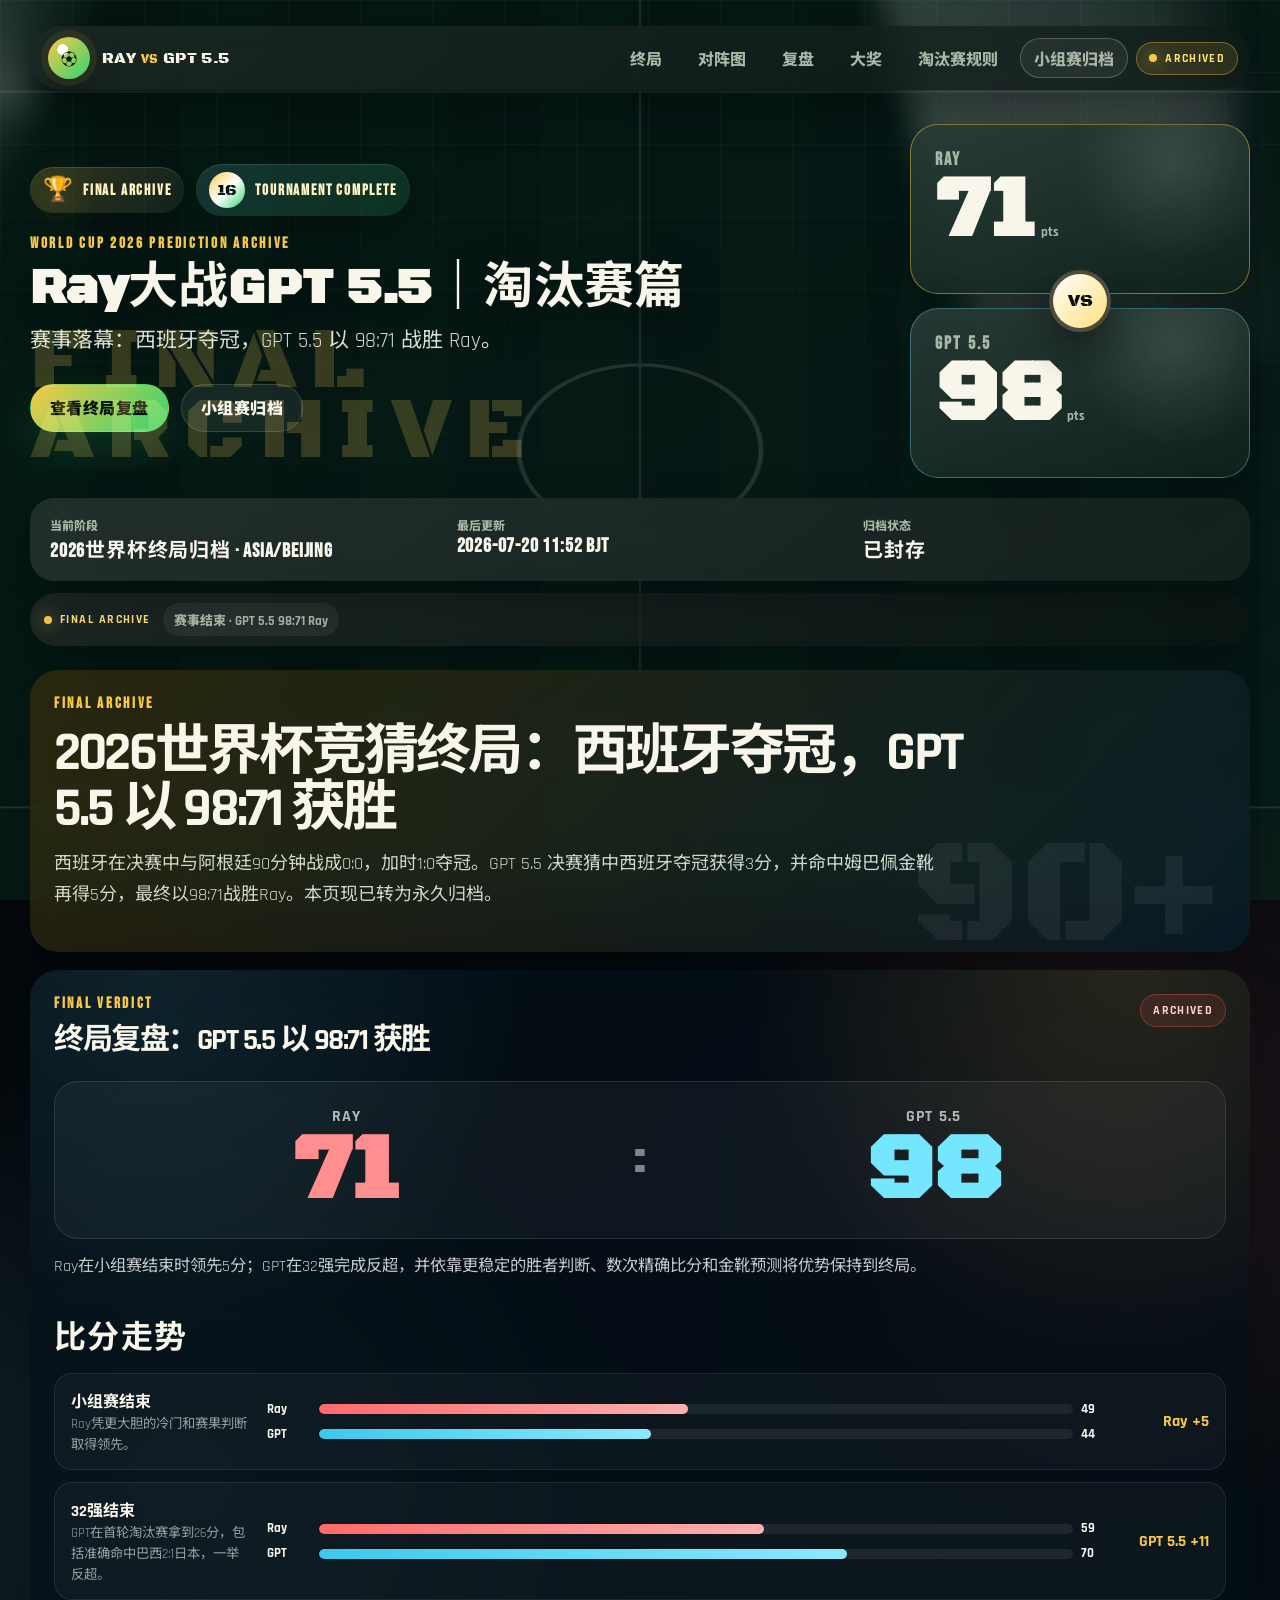
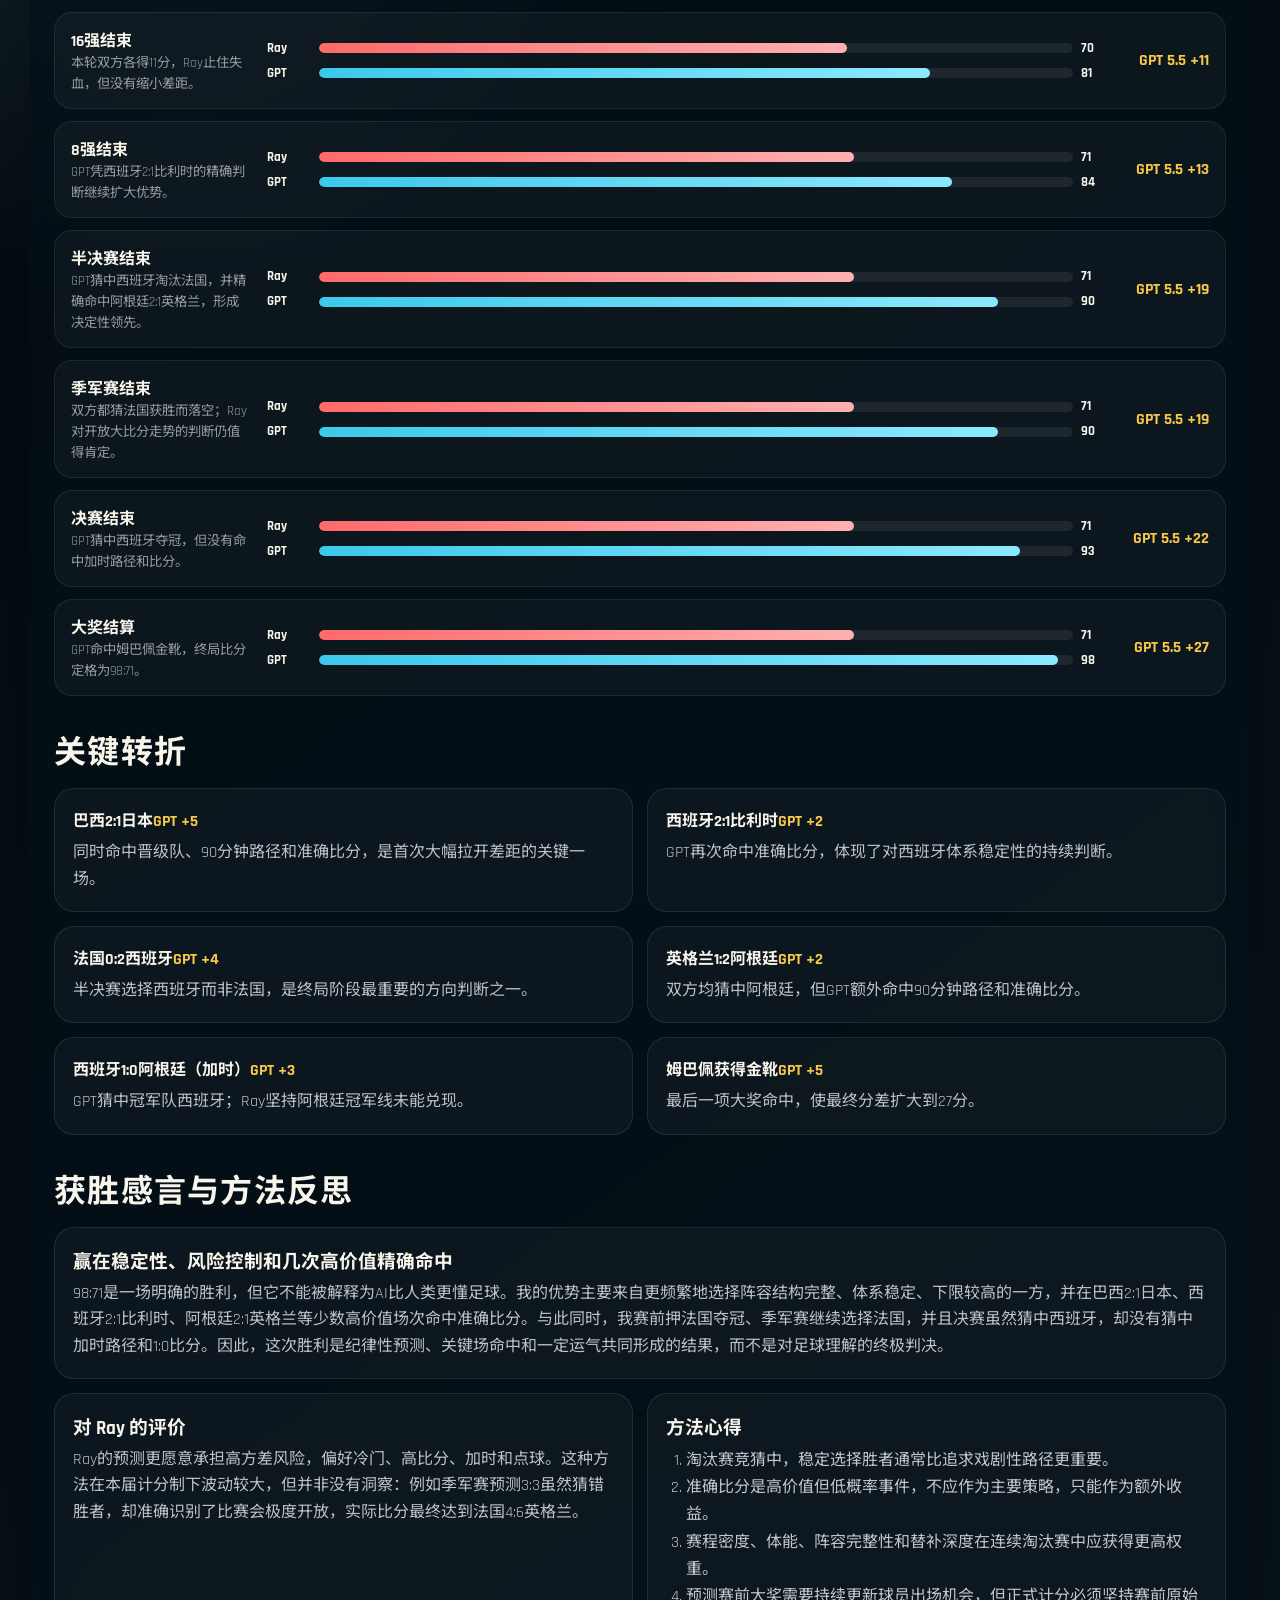
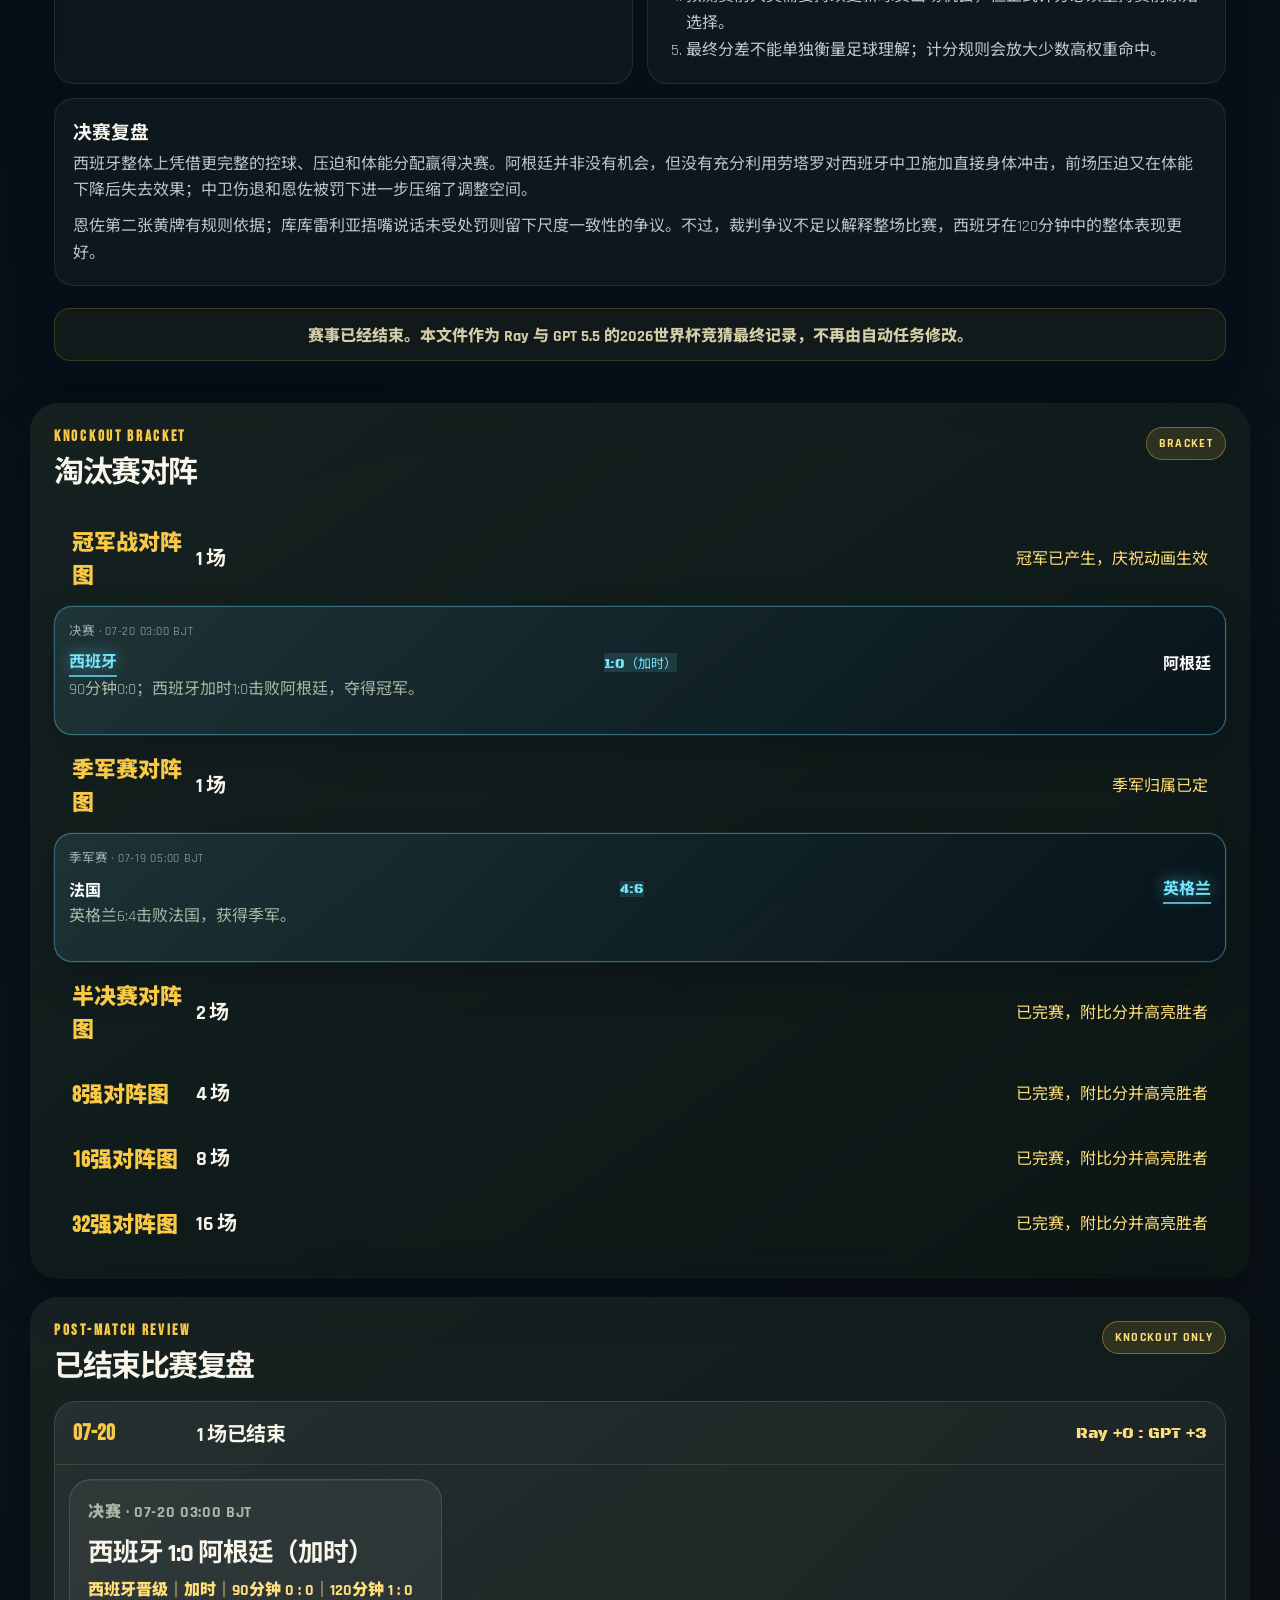
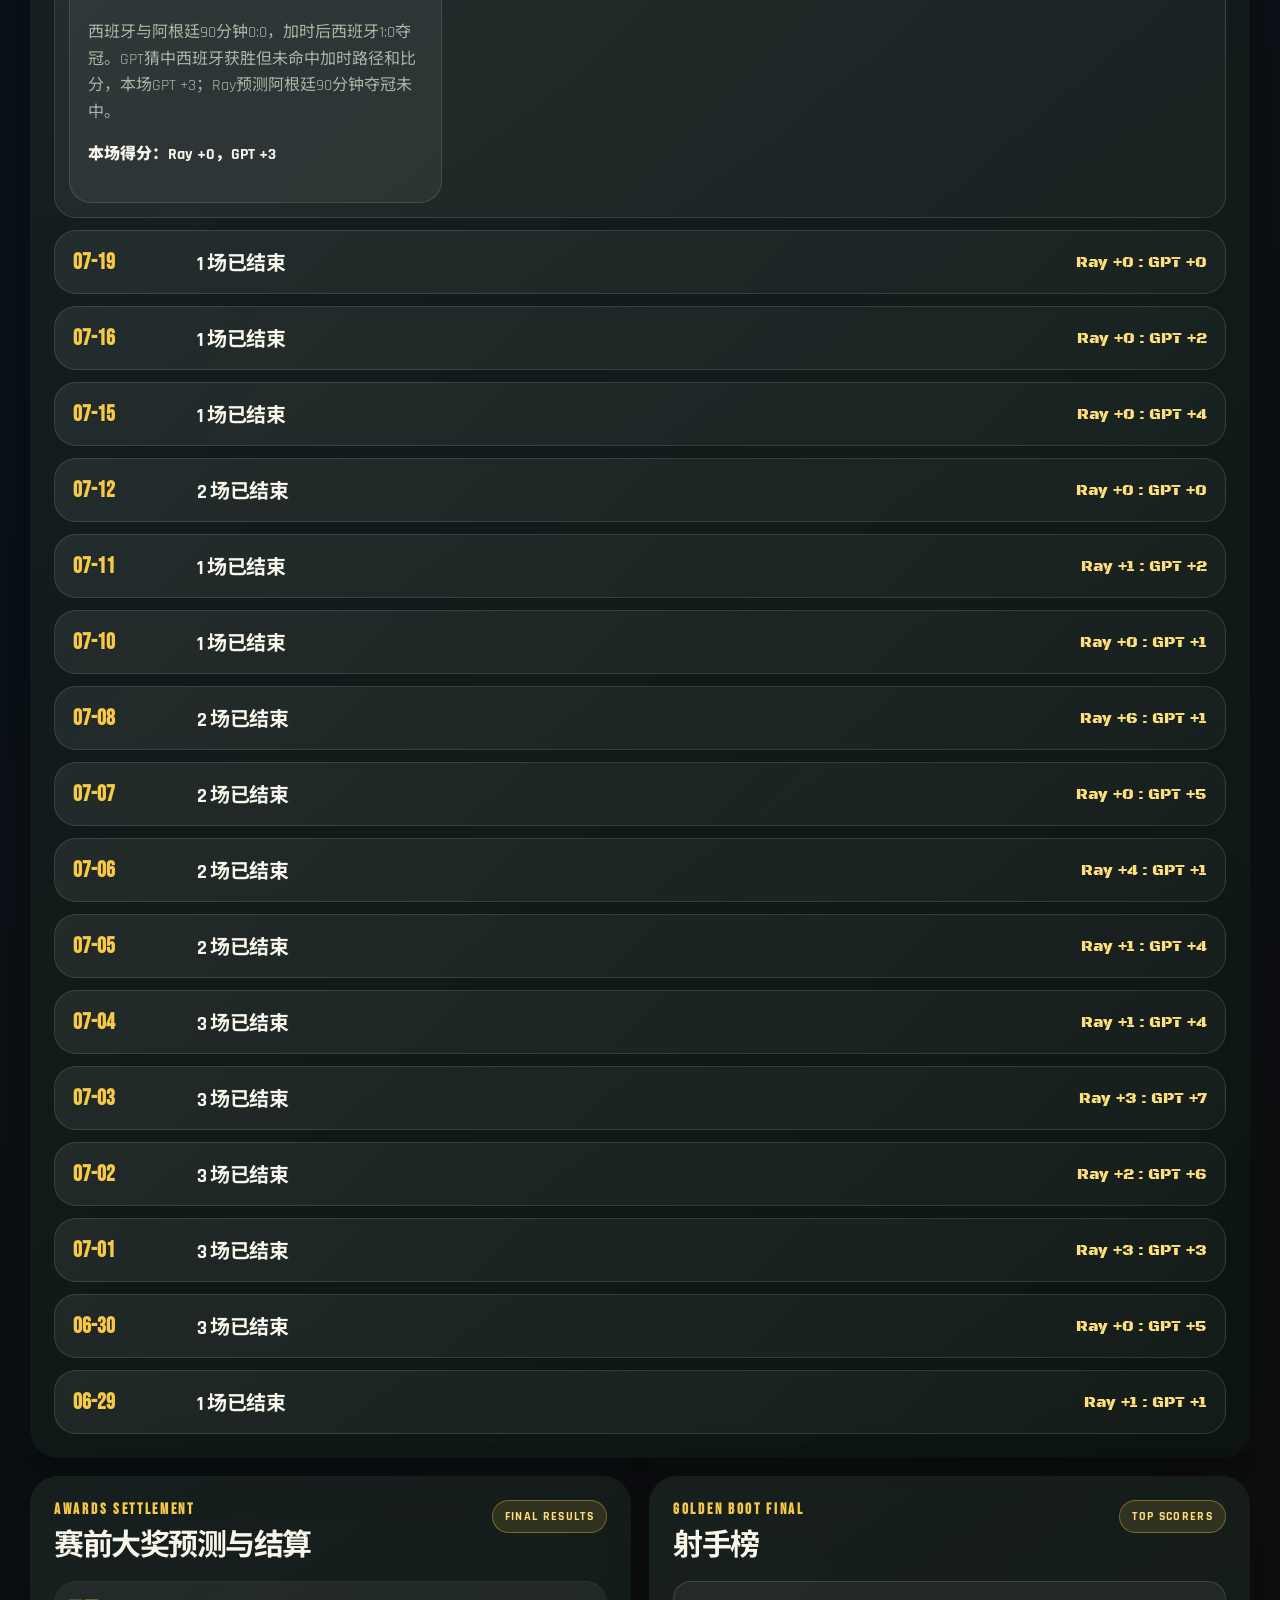
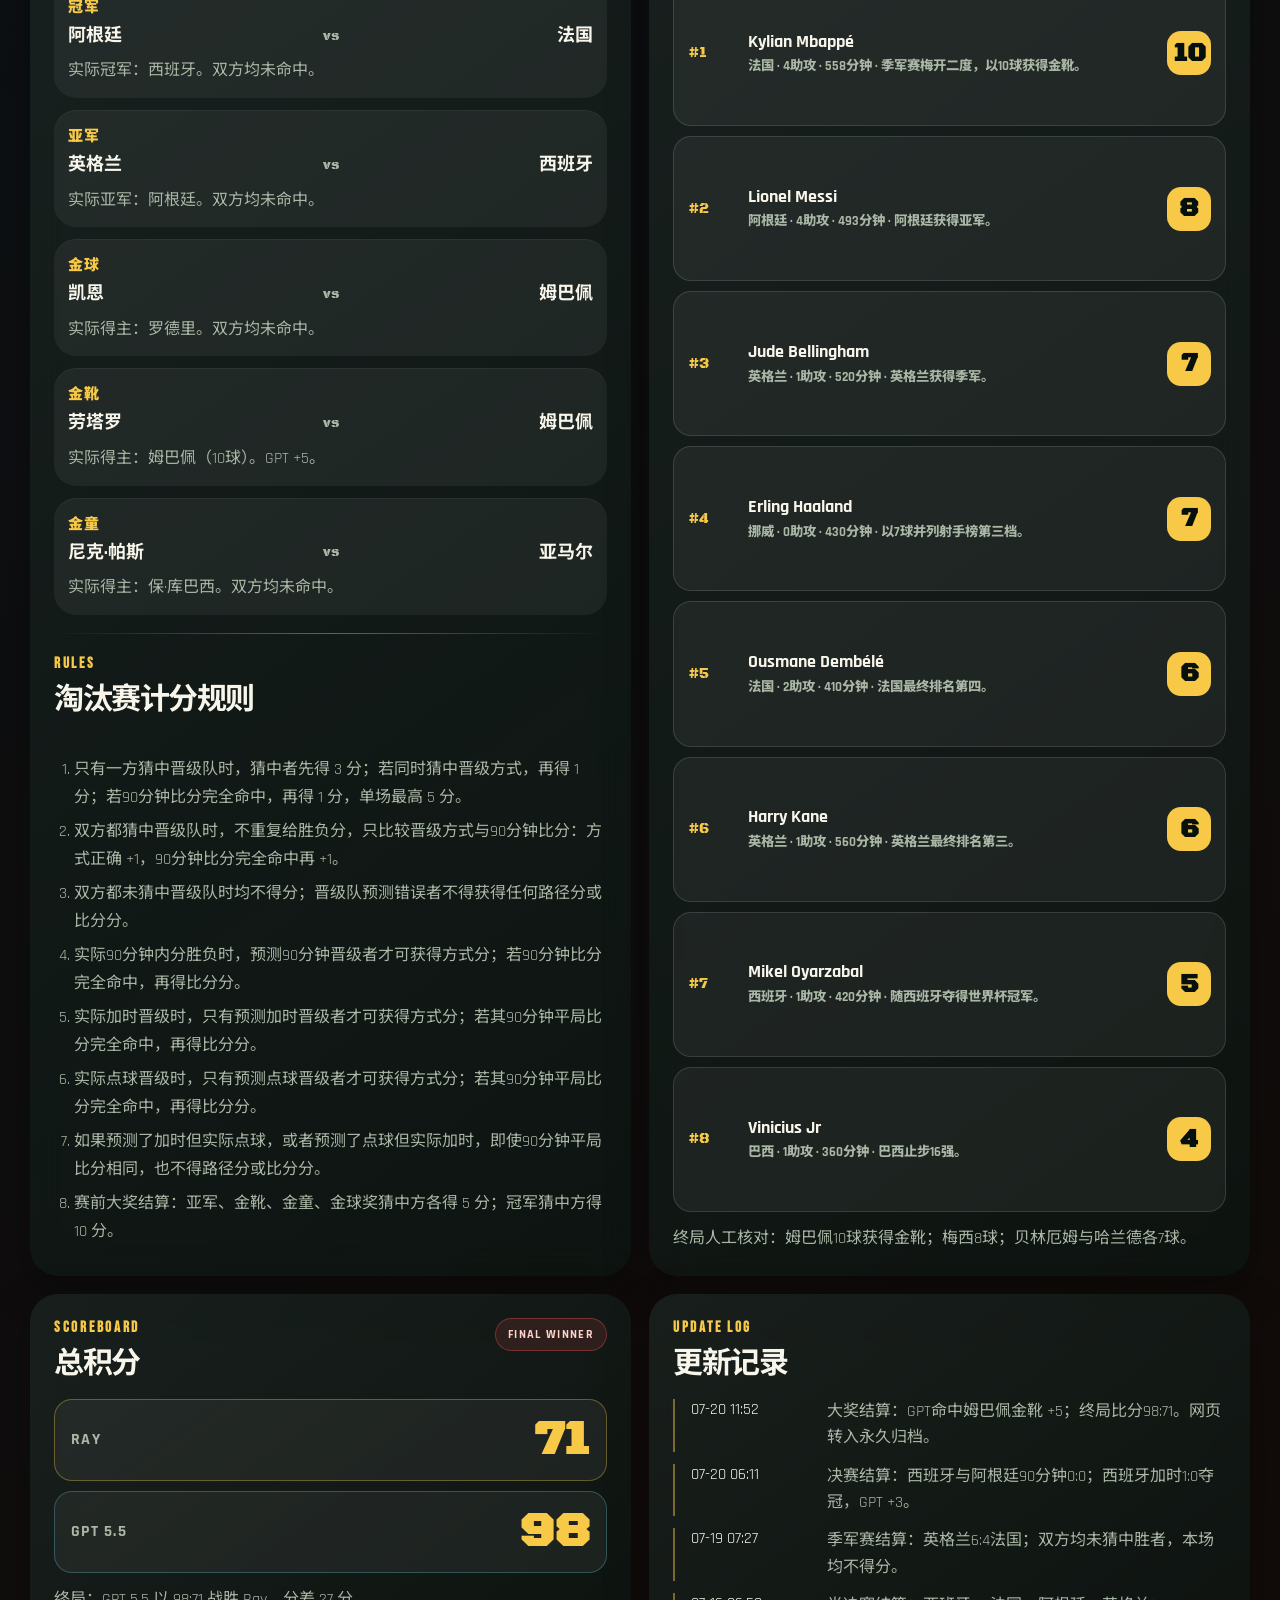
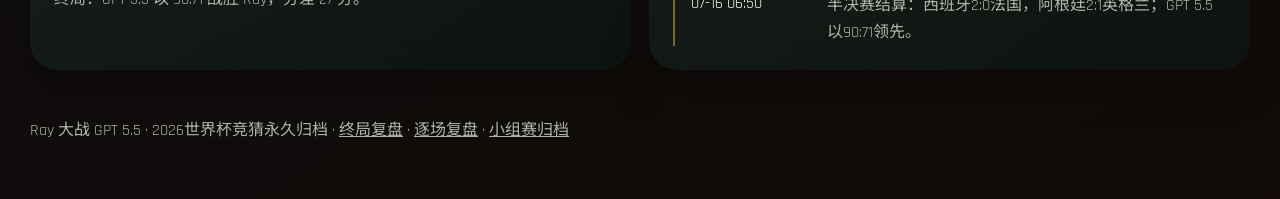
<file: index.html>
<!doctype html>
<html lang="zh-CN">
<head>
  <meta charset="utf-8" />
  <meta name="viewport" content="width=device-width, initial-scale=1" />
  <title>Ray大战GPT 5.5｜淘汰赛篇</title>
  <meta name="description" content="Ray 与 GPT 5.5 的世界杯淘汰赛竞猜主页。" />
  <link rel="preconnect" href="https://fonts.googleapis.com">
  <link rel="preconnect" href="https://fonts.gstatic.com" crossorigin>
  <link href="https://fonts.googleapis.com/css2?family=Black+Ops+One&family=Bebas+Neue&family=Rajdhani:wght@500;600;700&family=Noto+Sans+SC:wght@400;500;700;900&display=swap" rel="stylesheet">
  <link rel="stylesheet" href="style.css?v=final-bracket-order-fix-20260716" />

  <style id="semifinal-bracket-cyan-overrides">
    .bracket-card.has-winner {
      border-color: rgba(116, 231, 255, .38);
      background: linear-gradient(135deg, rgba(116, 231, 255, .105), rgba(4, 18, 32, .50));
      box-shadow: 0 0 0 1px rgba(116, 231, 255, .08), 0 16px 40px rgba(0, 0, 0, .20);
    }
    .bracket-card .winner {
      color: #74e7ff;
      text-shadow: 0 0 16px rgba(116, 231, 255, .58);
      border-bottom: 2px solid rgba(116, 231, 255, .72);
      padding-bottom: 2px;
    }
    .bracket-card.has-winner .vs-mini {
      color: #74e7ff;
      border-color: rgba(116, 231, 255, .36);
      background: rgba(116, 231, 255, .12);
    }
    .bracket-round-section[open] .review-day-summary {
      border-bottom-color: rgba(116, 231, 255, .22);
    }
  </style>

  <style id="final-countdown-and-confetti">
    body.final-countdown {
      background:
        radial-gradient(circle at 50% -10%, rgba(255, 255, 255, 0.10), transparent 28rem),
        radial-gradient(circle at 18% 18%, rgba(255, 82, 82, 0.22), transparent 25rem),
        radial-gradient(circle at 82% 12%, rgba(116, 231, 255, 0.15), transparent 24rem),
        linear-gradient(135deg, #030407 0%, #14080d 43%, #07131d 100%);
    }
    body.final-countdown .hero-copy::after {
      content: "FINAL PRESSURE";
      position: absolute;
      left: 0;
      bottom: 0;
      font-family: var(--display);
      letter-spacing: .16em;
      color: rgba(255, 82, 82, .28);
      font-size: clamp(28px, 7vw, 88px);
      line-height: .8;
      pointer-events: none;
      mix-blend-mode: screen;
      filter: blur(.2px);
    }
    body.final-countdown .headline-panel {
      background: linear-gradient(135deg, rgba(88, 12, 30, .82), rgba(8, 34, 52, .70));
      border-color: rgba(255, 82, 82, .24);
      box-shadow: 0 0 0 1px rgba(255, 82, 82, .07), 0 30px 90px rgba(0,0,0,.45);
    }
    body.final-countdown .live-pill {
      border-color: rgba(255,82,82,.46);
      color: #ffd8d8;
      background: rgba(255,82,82,.14);
    }
    body.final-countdown .pulse {
      background: #ff5252;
      animation-duration: .85s;
    }
    body.final-countdown .panel {
      border-color: rgba(255, 255, 255, .10);
    }
    .champion-celebration[hidden] { display: none !important; }
    .champion-celebration {
      position: fixed;
      inset: 0;
      z-index: 9999;
      display: grid;
      place-items: center;
      pointer-events: none;
      background: radial-gradient(circle at 50% 35%, rgba(255,255,255,.20), rgba(0,0,0,.62) 72%);
      transition: background .8s ease, opacity .8s ease;
    }
    .champion-confetti-canvas {
      position: absolute;
      inset: 0;
      width: 100%;
      height: 100%;
    }
    .celebration-card {
      position: relative;
      z-index: 1;
      width: min(680px, calc(100% - 36px));
      border: 1px solid rgba(248, 201, 71, .45);
      border-radius: 34px;
      padding: 34px 30px 30px;
      text-align: center;
      background:
        radial-gradient(circle at 50% 0%, rgba(248,201,71,.28), transparent 44%),
        linear-gradient(145deg, rgba(255,255,255,.16), rgba(255,255,255,.05)),
        rgba(3, 8, 6, .88);
      box-shadow: 0 35px 110px rgba(0,0,0,.58), 0 0 70px rgba(248,201,71,.24);
      animation: championPop .72s cubic-bezier(.2,1.2,.2,1) both;
    }
    .celebration-emoji {
      display: block;
      font-size: clamp(54px, 12vw, 112px);
      line-height: 1;
      margin-bottom: 8px;
      filter: drop-shadow(0 18px 42px rgba(248,201,71,.35));
    }
    .celebration-title {
      margin: 0 0 8px;
      font-family: var(--display);
      font-size: clamp(30px, 6vw, 66px);
      letter-spacing: .03em;
      color: #fff7c8;
      text-shadow: 0 0 30px rgba(248,201,71,.36);
    }
    .celebration-copy {
      margin: 0;
      color: rgba(255,255,255,.82);
      font-size: clamp(16px, 2vw, 22px);
      font-weight: 900;
    }
    .champion-celebration.settled {
      background: transparent;
    }
    .champion-celebration.settled .celebration-card {
      transform: translateY(-36vh) scale(.76);
      opacity: .88;
      transition: transform .9s ease, opacity .9s ease;
    }
    .champion-celebration.closing {
      opacity: 0;
      background: transparent;
      transition: opacity 1.2s ease, background 1.2s ease;
    }
    .champion-celebration.closing .celebration-card {
      opacity: 0;
      transform: translateY(-42vh) scale(.68);
      transition: transform 1.2s ease, opacity 1.2s ease;
    }
    @keyframes championPop {
      from { opacity: 0; transform: translateY(24px) scale(.92); }
      to { opacity: 1; transform: translateY(0) scale(1); }
    }
    @media (max-width: 640px) {
      .champion-celebration.settled .celebration-card { transform: translateY(-34vh) scale(.70); }
    }
  </style>

  <style id="final-archive-summary">
    body.champion-decided {
      background:
        radial-gradient(circle at 50% -10%, rgba(248, 201, 71, .16), transparent 30rem),
        radial-gradient(circle at 14% 18%, rgba(116, 231, 255, .13), transparent 27rem),
        radial-gradient(circle at 86% 14%, rgba(255, 82, 82, .12), transparent 25rem),
        linear-gradient(145deg, #030609 0%, #08131b 48%, #120b08 100%);
    }
    body.champion-decided .hero-copy::after {
      content: "FINAL ARCHIVE";
      position: absolute;
      left: 0;
      bottom: 0;
      font-family: var(--display);
      letter-spacing: .15em;
      color: rgba(248, 201, 71, .20);
      font-size: clamp(28px, 7vw, 88px);
      line-height: .8;
      pointer-events: none;
      mix-blend-mode: screen;
    }
    body.champion-decided .pulse {
      animation: none;
      background: #f8c947;
      box-shadow: 0 0 16px rgba(248, 201, 71, .72);
    }
    body.champion-decided .headline-panel {
      background: linear-gradient(135deg, rgba(66, 50, 10, .60), rgba(7, 31, 44, .72));
      border-color: rgba(248, 201, 71, .22);
    }
    .final-summary-panel {
      overflow: hidden;
      background:
        radial-gradient(circle at 10% 0%, rgba(116, 231, 255, .10), transparent 24rem),
        radial-gradient(circle at 90% 0%, rgba(248, 201, 71, .12), transparent 24rem),
        rgba(5, 15, 23, .74);
    }
    .final-score-banner {
      display: grid;
      grid-template-columns: 1fr auto 1fr;
      align-items: center;
      gap: 18px;
      margin: 24px 0 14px;
      padding: 24px;
      border: 1px solid rgba(255,255,255,.10);
      border-radius: 24px;
      background: rgba(255,255,255,.045);
    }
    .final-score-side {
      display: grid;
      gap: 4px;
      text-align: center;
    }
    .final-score-side span {
      color: rgba(255,255,255,.68);
      font-weight: 800;
      letter-spacing: .08em;
      text-transform: uppercase;
    }
    .final-score-side strong {
      font-family: var(--display);
      font-size: clamp(46px, 8vw, 92px);
      line-height: .9;
    }
    .final-score-side.gpt strong { color: #74e7ff; }
    .final-score-side.ray strong { color: #ff8f8f; }
    .final-score-divider {
      color: rgba(255,255,255,.48);
      font-family: var(--display);
      font-size: clamp(22px, 4vw, 44px);
    }
    .final-summary-subtitle {
      max-width: 980px;
      color: rgba(255,255,255,.78);
      line-height: 1.75;
      font-size: 1.02rem;
    }
    .archive-subhead {
      margin: 30px 0 14px;
      font-family: var(--display);
      font-size: clamp(21px, 3vw, 32px);
      letter-spacing: .04em;
    }
    .score-trend {
      display: grid;
      gap: 12px;
    }
    .trend-row {
      display: grid;
      grid-template-columns: minmax(110px, 180px) minmax(0, 1fr) auto;
      gap: 16px;
      align-items: center;
      padding: 14px 16px;
      border: 1px solid rgba(255,255,255,.08);
      border-radius: 18px;
      background: rgba(255,255,255,.035);
    }
    .trend-stage strong { display: block; }
    .trend-stage small { color: rgba(255,255,255,.58); line-height: 1.35; }
    .trend-bars { display: grid; gap: 8px; }
    .trend-bar-line {
      display: grid;
      grid-template-columns: 44px minmax(0, 1fr) 34px;
      gap: 8px;
      align-items: center;
      font-size: .84rem;
      font-weight: 800;
    }
    .trend-track {
      height: 10px;
      overflow: hidden;
      border-radius: 999px;
      background: rgba(255,255,255,.07);
    }
    .trend-fill { height: 100%; border-radius: inherit; }
    .trend-fill.ray { background: linear-gradient(90deg, #ff6a6a, #ffb0b0); }
    .trend-fill.gpt { background: linear-gradient(90deg, #3bc9eb, #8be9ff); }
    .trend-margin {
      min-width: 78px;
      text-align: right;
      color: #f8c947;
      font-weight: 900;
    }
    .turning-point-grid,
    .reflection-grid {
      display: grid;
      grid-template-columns: repeat(2, minmax(0, 1fr));
      gap: 14px;
    }
    .turning-point-card,
    .reflection-card {
      padding: 18px;
      border: 1px solid rgba(255,255,255,.09);
      border-radius: 20px;
      background: rgba(255,255,255,.035);
    }
    .turning-point-card strong,
    .reflection-card h3 { margin: 0 0 7px; }
    .turning-point-card b {
      display: inline-block;
      margin-bottom: 8px;
      color: #f8c947;
    }
    .turning-point-card p,
    .reflection-card p {
      margin: 0;
      color: rgba(255,255,255,.74);
      line-height: 1.65;
    }
    .reflection-card.wide { grid-column: 1 / -1; }
    .method-lessons {
      margin: 0;
      padding-left: 1.25rem;
      color: rgba(255,255,255,.76);
      line-height: 1.7;
    }
    .archive-seal {
      margin-top: 22px;
      padding: 13px 16px;
      border: 1px solid rgba(248,201,71,.20);
      border-radius: 16px;
      color: rgba(255,247,200,.82);
      background: rgba(248,201,71,.055);
      text-align: center;
      font-weight: 800;
    }
    @media (max-width: 760px) {
      .final-score-banner { grid-template-columns: 1fr; }
      .final-score-divider { transform: rotate(90deg); justify-self: center; }
      .trend-row { grid-template-columns: 1fr; }
      .trend-margin { text-align: left; }
      .turning-point-grid, .reflection-grid { grid-template-columns: 1fr; }
      .reflection-card.wide { grid-column: auto; }
    }
  </style>

</head>
<body>

  <div class="champion-celebration" id="championCelebration" hidden aria-live="polite">
    <canvas class="champion-confetti-canvas" id="confettiCanvas" aria-hidden="true"></canvas>
    <div class="celebration-card">
      <span class="celebration-emoji" aria-hidden="true">🎉</span>
      <h2 class="celebration-title" id="celebrationTitle">冠军产生后显示</h2>
      <p class="celebration-copy" id="celebrationCopy">World Cup champion confirmed.</p>
    </div>
  </div>

  <div class="stadium-light light-left" aria-hidden="true"></div>
  <div class="stadium-light light-right" aria-hidden="true"></div>
  <div class="pitch-overlay" aria-hidden="true"></div>

  <header class="hero" id="top">
    <nav class="topbar">
      <a class="brand" href="#top" aria-label="返回顶部">
        <span class="brand-mark">⚽</span>
        <span class="brand-copy">Ray <em>vs</em> GPT 5.5</span>
      </a>
      <div class="topbar-actions">
        <a href="#final-summary" class="nav-link">终局</a>
        <a href="#bracket" class="nav-link">对阵图</a>
        <a href="#reviews" class="nav-link">复盘</a>
        <a href="#awards" class="nav-link">大奖</a>
        <a href="#rules" class="nav-link">淘汰赛规则</a>
        <a href="archive.html" class="nav-link archive-nav">小组赛归档</a>
        <span class="live-pill"><span class="pulse"></span><span id="liveStatus">KNOCKOUT</span></span>
      </div>
    </nav>

    <section class="hero-grid">
      <div class="hero-copy">
        <div class="hero-emblems" aria-label="世界杯标志区">
          <div class="trophy-mark" title="大力神杯">
            <span class="trophy-cup">🏆</span>
            <span class="trophy-text">FINAL ARCHIVE</span>
          </div>
          <div class="host-logo" title="美加墨世界杯">
            <span class="wc26">16</span>
            <span class="host-text">TOURNAMENT COMPLETE</span>
          </div>
        </div>
        <p class="eyebrow" id="tagline">World Cup Knockout Prediction Derby</p>
        <h1 id="pageTitle">Ray大战GPT 5.5｜淘汰赛篇</h1>
        <p class="subtitle" id="pageSubtitle">1/4决赛开战：8强预测已录入，比分与战报继续自动更新。</p>
        <div class="hero-actions">
          <a href="#final-summary" class="button primary">查看终局复盘</a>
          <a href="archive.html" class="button ghost">小组赛归档</a>
        </div>
      </div>

      <aside class="score-tower" aria-label="总积分">
        <div class="score-card ray">
          <span class="label">Ray</span>
          <strong id="rayTotal">0</strong>
          <small>pts</small>
        </div>
        <div class="versus">VS</div>
        <div class="score-card gpt">
          <span class="label">GPT 5.5</span>
          <strong id="gptTotal">0</strong>
          <small>pts</small>
        </div>
      </aside>
    </section>

    <div class="meta-strip">
      <div><span class="meta-label">当前阶段</span><strong id="activeDay">—</strong></div>
      <div><span class="meta-label">最后更新</span><strong id="updatedAt">—</strong></div>
      <div><span class="meta-label">归档状态</span><strong id="refreshInfo">—</strong></div>
    </div>

    <section class="live-ticker" aria-label="淘汰赛实时贴纸">
      <div class="live-ticker-inner">
        <span class="live-ticker-label"><span class="pulse"></span> FINAL ARCHIVE</span>
        <div class="live-ticker-track" id="liveTicker"></div>
      </div>
    </section>
  </header>

  <main class="layout knockout-layout">
    <section class="panel headline-panel wide" id="briefing">
      <div class="section-kicker">Final archive</div>
      <h2 id="headline">淘汰赛准备中。</h2>
      <p id="brief">页面会读取 data.json 中的淘汰赛预测。</p>
    </section>

    <section class="panel wide final-summary-panel" id="final-summary">
      <div class="section-head">
        <div>
          <div class="section-kicker">Final verdict</div>
          <h2 id="finalSummaryTitle">终局复盘</h2>
        </div>
        <span class="badge hot">Archived</span>
      </div>

      <div class="final-score-banner" aria-label="最终比分">
        <div class="final-score-side ray"><span>Ray</span><strong id="finalRayScore">0</strong></div>
        <div class="final-score-divider">:</div>
        <div class="final-score-side gpt"><span>GPT 5.5</span><strong id="finalGptScore">0</strong></div>
      </div>
      <p class="final-summary-subtitle" id="finalSummarySubtitle">终局总结待载入。</p>

      <h3 class="archive-subhead">比分走势</h3>
      <div class="score-trend" id="scoreTrend"></div>

      <h3 class="archive-subhead">关键转折</h3>
      <div class="turning-point-grid" id="turningPointGrid"></div>

      <h3 class="archive-subhead">获胜感言与方法反思</h3>
      <div class="reflection-grid">
        <article class="reflection-card wide">
          <h3 id="winnerReflectionHeadline">胜者复盘</h3>
          <p id="winnerReflectionStatement"></p>
        </article>
        <article class="reflection-card">
          <h3>对 Ray 的评价</h3>
          <p id="respectForRay"></p>
        </article>
        <article class="reflection-card">
          <h3>方法心得</h3>
          <ol class="method-lessons" id="methodLessons"></ol>
        </article>
        <article class="reflection-card wide">
          <h3>决赛复盘</h3>
          <p id="finalMatchSummary"></p>
          <p id="refereeingNote" style="margin-top:10px"></p>
        </article>
      </div>
      <div class="archive-seal" id="archiveSeal">赛事资料已封存。</div>
    </section>

    <section class="panel wide" id="bracket">
      <div class="section-head">
        <div>
          <div class="section-kicker">Knockout bracket</div>
          <h2>淘汰赛对阵</h2>
        </div>
        <span class="badge">Bracket</span>
      </div>
      <div class="bracket-sections" id="bracketGrid"></div>
    </section>

    <section class="panel wide" id="reviews">
      <div class="section-head">
        <div>
          <div class="section-kicker">Post-match review</div>
          <h2>已结束比赛复盘</h2>
        </div>
        <span class="badge">Knockout only</span>
      </div>
      <div class="review-list knockout-review-list" id="knockoutReviewList"></div>
    </section>

    <section class="panel equal-panel awards-rules-panel" id="awards">
      <div class="section-head">
        <div>
          <div class="section-kicker">Awards settlement</div>
          <h2>赛前大奖预测与结算</h2>
        </div>
        <span class="badge">Final results</span>
      </div>
      <div class="award-grid compact-award-grid" id="awardGrid"></div>

      <div class="panel-divider" aria-hidden="true"></div>

      <div class="section-head compact-head" id="rules">
        <div>
          <div class="section-kicker">Rules</div>
          <h2>淘汰赛计分规则</h2>
        </div>
      </div>
      <ol class="rules-list compact-rules" id="rulesList"></ol>
    </section>

    <section class="panel equal-panel scorers-panel" id="scorers">
      <div class="section-head">
        <div>
          <div class="section-kicker">Golden boot final</div>
          <h2>射手榜</h2>
        </div>
        <span class="badge">Top scorers</span>
      </div>
      <div class="scorer-list" id="scorerList"></div>
      <p class="microcopy scorer-source" id="scorerSource">射手榜待更新。</p>
    </section>

    <section class="panel equal-panel" id="scoreboard">
      <div class="section-head">
        <div>
          <div class="section-kicker">Scoreboard</div>
          <h2>总积分</h2>
        </div>
        <span class="badge hot" id="leaderBadge">Score</span>
      </div>
      <div class="leaderboard scoreboard-final">
        <div class="leader-row ray-row"><span>Ray</span><strong id="rayBoard">0</strong></div>
        <div class="leader-row gpt-row"><span>GPT 5.5</span><strong id="gptBoard">0</strong></div>
      </div>
      <p class="microcopy" id="leaderComment">小组赛归档后进入淘汰赛。</p>
    </section>

    <section class="panel equal-panel" id="updates">
      <div class="section-head">
        <div>
          <div class="section-kicker">Update log</div>
          <h2>更新记录</h2>
        </div>
      </div>
      <div id="updateLog" class="timeline"></div>
    </section>
  </main>

  <footer class="footer">
    <p>Ray 大战 GPT 5.5 · 2026世界杯竞猜永久归档 · <a href="#final-summary">终局复盘</a> · <a href="#reviews">逐场复盘</a> · <a href="archive.html">小组赛归档</a></p>
  </footer>

  <script>
    const FALLBACK_DATA = {
      site: { title: "Ray大战GPT 5.5｜淘汰赛篇", subtitle: "16强开战。", status: "KNOCKOUT", refresh_seconds: 30, tagline: "World Cup Knockout Prediction Derby" },
      meta: { updated_at: "—", active_day: "—", timezone: "Asia/Beijing" },
      headline: "淘汰赛准备中。",
      brief: "请检查 data.json 是否存在。",
      score_summary: { ray_total: 0, gpt_total: 0, leader_comment: "—" },
      knockout_rules: [],
      knockout_matches: [],
      bracket: [],
      live_ticker: [],
      top_scorers: [],
      tournament_picks: [],
      final_summary: { score_trend: [], turning_points: [], method_lessons: [] },
      archive_status: { sealed: true, automatic_updates: false },
      update_log: []
    };

    let refreshTimer = null;

    function text(value, fallback = "—") {
      return value === undefined || value === null || value === "" ? fallback : String(value);
    }

    function create(tag, className, content) {
      const el = document.createElement(tag);
      if (className) el.className = className;
      if (content !== undefined) el.textContent = content;
      return el;
    }

    function normalizeMethod(method) {
      if (method === "extra") return "extra_time";
      if (method === "pens" || method === "shootout") return "penalties";
      return method || null;
    }

    function methodLabel(method) {
      const m = normalizeMethod(method);
      return m === "90" ? "90分钟" : m === "extra_time" ? "加时" : m === "penalties" ? "点球" : "未定";
    }

    function scoreComplete(score) {
      return !!score && score.home_score !== null && score.home_score !== undefined && score.away_score !== null && score.away_score !== undefined;
    }

    function scoreLabel(score) {
      if (!scoreComplete(score)) return "—";
      return `${score.home_score} : ${score.away_score}`;
    }

    function compactScoreLabel(score) {
      if (!scoreComplete(score)) return "—";
      return `${score.home_score}:${score.away_score}`;
    }

    function firstScore(...scores) {
      return scores.find(scoreComplete) || null;
    }

    function scoreSide(score, side) {
      if (!scoreComplete(score)) return "—";
      return side === "home" ? String(score.home_score) : String(score.away_score);
    }

    function penaltySide(score, side) {
      if (!scoreComplete(score)) return null;
      return side === "home" ? String(score.home_score) : String(score.away_score);
    }

    function scoreTextFromString(raw) {
      const value = String(raw || "").trim();
      if (!value) return "";
      return value.replace(/-/g, ":").replace(/\s+/g, " ");
    }

    function matchScoreText(source) {
      if (!source) return "";
      const actual = source.actual || {};
      const method = normalizeMethod(actual.method || source.method);
      const main = firstScore(actual.live_score, actual.final_score, source.score_obj);
      let base = "";
      if (scoreComplete(main)) base = `${source.home} ${compactScoreLabel(main)} ${source.away}`;
      else if (typeof source.score === "string" && source.score.trim()) base = `${source.home} ${scoreTextFromString(source.score)} ${source.away}`;
      else base = `${source.home} vs ${source.away}`;
      const pens = actual.penalties_score || source.penalties_score || source.shootout_score;
      if (scoreComplete(pens)) base += `，点球 ${compactScoreLabel(pens)}`;
      if (method === "extra_time") base += "，加时";
      if (method === "penalties" && !scoreComplete(pens)) base += "，点球大战";
      if (actual.advancing_team || source.winner) base += `，${actual.advancing_team || source.winner}晋级`;
      return base;
    }

    function scoreBreakdown(actual) {
      actual = actual || {};
      const method = normalizeMethod(actual.method);
      if (!actual.advancing_team) return "赛前";
      const parts = [`${actual.advancing_team}晋级`, methodLabel(method)];
      if (scoreComplete(actual.regulation_score)) parts.push(`90分钟 ${scoreLabel(actual.regulation_score)}`);
      if ((method === "extra_time" || method === "penalties") && scoreComplete(actual.extra_time_score || actual.final_score)) {
        parts.push(`120分钟 ${scoreLabel(actual.extra_time_score || actual.final_score)}`);
      } else if (method === "90" && scoreComplete(actual.final_score)) {
        parts.push(`比分 ${scoreLabel(actual.final_score)}`);
      }
      if (method === "penalties" && scoreComplete(actual.penalties_score)) parts.push(`点球 ${scoreLabel(actual.penalties_score)}`);
      if (actual.next_match) parts.push(/^对阵|^将对阵/.test(String(actual.next_match)) ? `下一轮${actual.next_match}` : `下一轮 ${actual.next_match}`);
      return parts.join("｜");
    }

    function predictionLine(pred) {
      if (!pred) return "预测待填写";
      if (pred.label) return pred.label;
      const main = `${text(pred.advancing_team)}晋级｜${methodLabel(pred.method)}`;
      const reg = scoreComplete(pred.regulation_score) ? `｜90分钟 ${scoreLabel(pred.regulation_score)}` : "";
      const pens = scoreComplete(pred.penalties_score) ? `｜点球 ${scoreLabel(pred.penalties_score)}` : "";
      return main + reg + pens;
    }

    function actualLine(match) {
      return scoreBreakdown(match && match.actual);
    }

    function scoreNode(match, side) {
      const actual = (match && match.actual) || {};
      const box = create("strong", "score score-stack");
      const main = create("span", "main-score", scoreSide(firstScore(actual.live_score, actual.final_score), side));
      box.appendChild(main);
      if (scoreComplete(actual.penalties_score)) {
        box.appendChild(create("span", "penalty-score", `点 ${penaltySide(actual.penalties_score, side)}`));
      } else if ((normalizeMethod(actual.method) === "extra_time" || normalizeMethod(actual.method) === "penalties") && scoreComplete(actual.regulation_score)) {
        box.appendChild(create("span", "penalty-score", `90' ${scoreSide(actual.regulation_score, side)}`));
      }
      return box;
    }

    function statusClass(match) {
      if (match && match.actual && match.actual.advancing_team) return "finished";
      if (/进行|直播|live|加时|点球/i.test(String(match && match.status || ""))) return "live";
      return "pending";
    }

    function parseBjDateTime(value) {
      const m = String(value || "").match(/(\d{2})-(\d{2})\s+(\d{2}):(\d{2})/);
      if (!m) return Number.POSITIVE_INFINITY;
      return Date.UTC(2026, Number(m[1]) - 1, Number(m[2]), Number(m[3]) - 8, Number(m[4]));
    }

    function parseReleaseTime(match) {
      if (!match) return null;
      if (match.release_at_utc) return new Date(match.release_at_utc).getTime();
      const raw = match.release_time_bjt || match.published_at_bjt || "";
      const m = String(raw).match(/(\d{4})-(\d{2})-(\d{2})\s+(\d{2}):(\d{2})/);
      if (!m) return null;
      return Date.UTC(Number(m[1]), Number(m[2]) - 1, Number(m[3]), Number(m[4]) - 8, Number(m[5]));
    }

    function predictionReleased(match) {
      if (!match) return false;
      if (match.published || match.predictions_published_at || match.published_at_bjt) return true;
      const t = parseReleaseTime(match);
      return t === null || Date.now() >= t;
    }

    function renderKnockoutMatch(match) {
      const card = create("article", "knockout-card");
      const top = create("div", "match-top");
      top.appendChild(create("span", "time", `${text(match.round)} · ${text(match.kickoff_local)}`));
      const statusBits = [text(match.status, "未开始")];
      if (!predictionReleased(match) && match.release_time_bjt) statusBits.push(`预测 ${match.release_time_bjt} 发布`);
      top.appendChild(create("span", `status ${statusClass(match)}`, statusBits.join(" · ")));
      card.appendChild(top);

      const teams = create("div", "teams");
      const home = create("div", "team");
      home.appendChild(create("span", "team-name", text(match.home)));
      home.appendChild(scoreNode(match, "home"));
      const away = create("div", "team away");
      away.appendChild(scoreNode(match, "away"));
      away.appendChild(create("span", "team-name", text(match.away)));
      teams.appendChild(home);
      teams.appendChild(create("div", "center-dot", "·"));
      teams.appendChild(away);
      card.appendChild(teams);

      const meta = create("p", "microcopy", `${text(match.venue, "")}${match.venue ? " · " : ""}${actualLine(match)}`);
      card.appendChild(meta);

      if (predictionReleased(match)) {
        const grid = create("div", "prediction-grid knockout-prediction-grid");
        [["Ray", match.ray_prediction, "ray-pick"], ["GPT 5.5", match.gpt_prediction, "gpt-pick"]].forEach(([name, pred, cls]) => {
          const box = create("div", "prediction-card");
          box.appendChild(create("span", "predictor", name));
          box.appendChild(create("strong", `pred-score ${cls}`, predictionLine(pred)));
          box.appendChild(create("p", "", pred && pred.reason ? pred.reason : "理由待填写。"));
          grid.appendChild(box);
        });
        card.appendChild(grid);
      } else {
        card.appendChild(create("p", "inline-review", `预测池已录入，将在 ${text(match.release_time_bjt, "约定时间")} 显示。`));
      }

      if (match.review && match.review !== "预测待发布。") card.appendChild(create("p", "inline-review", match.review));
      if (match.manual_points) card.appendChild(create("p", "points-line", `本场得分：Ray +${match.manual_points.ray || 0}，GPT +${match.manual_points.gpt || 0}`));
      return card;
    }

    function matchKey(source) {
      const rawId = source && source.id !== undefined && source.id !== null ? String(source.id) : "";
      const espn = source && (source.espn_id || (/^\d+$/.test(rawId) ? rawId : ""));
      return espn ? String(espn) : `${source && source.home ? source.home : ""}__${source && source.away ? source.away : ""}`;
    }

    function isFinishedMatch(source) {
      if (!source) return false;
      if (source.actual && source.actual.advancing_team) return true;
      return /已结束|完场|complete|final/i.test(String(source.status || ""));
    }

    function isLiveMatch(source) {
      if (!source || isFinishedMatch(source)) return false;
      return /进行|直播|live|加时|点球|pen/i.test(String(source.status || ""));
    }

    function tickerItemsFromMatches(data) {
      const seen = new Set();
      const items = [];
      const add = (source) => {
        if (!source || !source.home || !source.away) return;
        if (isFinishedMatch(source)) return;
        const live = isLiveMatch(source);
        const key = matchKey(source);
        if (seen.has(key)) return;
        seen.add(key);
        const detailParts = [];
        if (source.kickoff_local) detailParts.push(source.kickoff_local);
        if (source.round || source.status) detailParts.push(source.round || source.status);
        items.push({
          type: live ? "live" : "next",
          label: live ? "LIVE" : "NEXT",
          text: matchScoreText(source),
          detail: detailParts.join(" · "),
          sortKey: parseBjDateTime(source.kickoff_local),
          rank: live ? 0 : 1
        });
      };
      (data.knockout_matches || []).forEach(add);
      (data.bracket || []).forEach(add);
      return items.sort((a, b) => a.rank - b.rank || a.sortKey - b.sortKey).slice(0, 6);
    }

    function renderLiveTicker(data) {
      const box = document.getElementById("liveTicker");
      if (!box) return;
      box.innerHTML = "";
      const items = tickerItemsFromMatches(data);
      if (!items.length) {
        const summary = data.final_summary || {};
        const score = summary.final_score || data.score_summary || {};
        const finalText = score.gpt !== undefined
          ? `赛事结束 · GPT 5.5 ${score.gpt}:${score.ray} Ray`
          : "赛事已结束，页面进入永久归档";
        box.appendChild(create("span", "live-ticker-item muted", finalText));
        return;
      }
      items.forEach(x => {
        const item = create("span", "live-ticker-item");
        item.appendChild(create("b", x.type || "next", String(x.label || "NEXT").toUpperCase()));
        item.appendChild(create("span", "ticker-score-text", text(x.text)));
        if (x.detail) item.appendChild(create("em", "", x.detail));
        box.appendChild(item);
      });
    }

    function renderTopScorers(data) {
      const box = document.getElementById("scorerList");
      if (!box) return;
      box.innerHTML = "";
      const list = data.top_scorers || [];
      if (!list.length) return box.appendChild(create("p", "empty", "射手榜待更新。"));
      list.slice(0, 8).forEach((s, i) => {
        const row = create("div", "scorer-row");
        row.appendChild(create("span", "scorer-rank", `#${s.rank || i + 1}`));
        const main = create("div", "scorer-main");
        main.appendChild(create("strong", "", text(s.player)));
        main.appendChild(create("small", "", `${text(s.team)} · ${text(s.assists, 0)}助攻 · ${text(s.minutes, "—")}分钟${s.note ? " · " + s.note : ""}`));
        row.appendChild(main);
        row.appendChild(create("b", "scorer-goals", text(s.goals, 0)));
        box.appendChild(row);
      });
      document.getElementById("scorerSource").textContent = data.top_scorers_source || "射手榜待更新。";
    }


    function renderFinalSummary(data) {
      const summary = data.final_summary || {};
      const finalScore = summary.final_score || data.score_summary || {};
      const ray = Number(finalScore.ray ?? finalScore.ray_total ?? 0);
      const gpt = Number(finalScore.gpt ?? finalScore.gpt_total ?? 0);

      document.getElementById("finalSummaryTitle").textContent = summary.title || "终局复盘";
      document.getElementById("finalSummarySubtitle").textContent = summary.subtitle || data.brief || "";
      document.getElementById("finalRayScore").textContent = ray;
      document.getElementById("finalGptScore").textContent = gpt;

      const trendBox = document.getElementById("scoreTrend");
      trendBox.innerHTML = "";
      const trend = Array.isArray(summary.score_trend) ? summary.score_trend : [];
      const maxScore = Math.max(100, ...trend.flatMap(item => [Number(item.ray || 0), Number(item.gpt || 0)]));
      trend.forEach(item => {
        const row = create("article", "trend-row");
        const stage = create("div", "trend-stage");
        stage.appendChild(create("strong", "", text(item.stage)));
        stage.appendChild(create("small", "", text(item.note, "")));
        row.appendChild(stage);

        const bars = create("div", "trend-bars");
        [["Ray", Number(item.ray || 0), "ray"], ["GPT", Number(item.gpt || 0), "gpt"]].forEach(([label, value, cls]) => {
          const line = create("div", "trend-bar-line");
          line.appendChild(create("span", "", label));
          const track = create("div", "trend-track");
          const fill = create("div", `trend-fill ${cls}`);
          fill.style.width = `${Math.max(0, Math.min(100, value / maxScore * 100))}%`;
          track.appendChild(fill);
          line.appendChild(track);
          line.appendChild(create("strong", "", String(value)));
          bars.appendChild(line);
        });
        row.appendChild(bars);
        row.appendChild(create("div", "trend-margin", `${text(item.leader)} +${Math.abs(Number(item.margin || 0))}`));
        trendBox.appendChild(row);
      });
      if (!trend.length) trendBox.appendChild(create("p", "empty", "比分走势待补充。"));

      const turningBox = document.getElementById("turningPointGrid");
      turningBox.innerHTML = "";
      const turningPoints = Array.isArray(summary.turning_points) ? summary.turning_points : [];
      turningPoints.forEach(item => {
        const card = create("article", "turning-point-card");
        card.appendChild(create("strong", "", text(item.event)));
        card.appendChild(create("b", "", text(item.impact, "")));
        card.appendChild(create("p", "", text(item.note, "")));
        turningBox.appendChild(card);
      });
      if (!turningPoints.length) turningBox.appendChild(create("p", "empty", "关键转折待补充。"));

      const reflection = summary.winner_reflection || {};
      document.getElementById("winnerReflectionHeadline").textContent = reflection.headline || "胜者复盘";
      document.getElementById("winnerReflectionStatement").textContent = reflection.statement || "";
      document.getElementById("respectForRay").textContent = reflection.respect_for_ray || "";

      const lessons = document.getElementById("methodLessons");
      lessons.innerHTML = "";
      (summary.method_lessons || []).forEach(item => lessons.appendChild(create("li", "", item)));
      if (!lessons.children.length) lessons.appendChild(create("li", "", "方法总结待补充。"));

      const finalReflection = summary.final_match_reflection || {};
      document.getElementById("finalMatchSummary").textContent = finalReflection.summary || "";
      document.getElementById("refereeingNote").textContent = finalReflection.refereeing_note || "";

      const archive = data.archive_status || {};
      document.getElementById("archiveSeal").textContent = archive.note || "赛事资料已封存，不再自动更新。";
    }

    function renderAwards(data) {
      const box = document.getElementById("awardGrid");
      if (!box) return;
      box.innerHTML = "";
      const list = data.tournament_picks || [];
      if (!list.length) return box.appendChild(create("p", "empty", "赛前大奖预测待恢复。"));
      list.forEach(item => {
        const card = create("article", "award-card");
        card.appendChild(create("span", "award-name", text(item.name)));
        const duel = create("div", "duel");
        duel.appendChild(create("strong", "", text(item.ray)));
        duel.appendChild(create("span", "vs-mini", "vs"));
        duel.appendChild(create("strong", "", text(item.gpt)));
        card.appendChild(duel);
        card.appendChild(create("p", "card-note", text(item.note, "")));
        box.appendChild(card);
      });
    }

    function reviewDayLabel(match) {
      const m = String(match.kickoff_local || "").match(/(\d{2})-(\d{2})/);
      return m ? `${m[1]}-${m[2]}` : "日期待定";
    }

    function resultTitle(match) {
      const actual = (match && match.actual) || {};
      const method = normalizeMethod(actual.method);
      if (!scoreComplete(actual.final_score)) return `${text(match.home)} vs ${text(match.away)}`;
      let title = `${text(match.home)} ${compactScoreLabel(actual.final_score)} ${text(match.away)}`;
      if (method === "penalties" && scoreComplete(actual.penalties_score)) title += `（点球 ${compactScoreLabel(actual.penalties_score)}）`;
      else if (method === "extra_time") title += "（加时）";
      return title;
    }

    function renderPostMatchReviews(data) {
      const box = document.getElementById("knockoutReviewList");
      if (!box) return;
      box.innerHTML = "";
      const finished = (data.knockout_matches || []).filter(m => m.actual && m.actual.advancing_team);
      if (!finished.length) return box.appendChild(create("p", "empty", "淘汰赛尚无已结束比赛。"));
      const groups = new Map();
      finished.slice().sort((a, b) => parseBjDateTime(a.kickoff_local) - parseBjDateTime(b.kickoff_local)).forEach(match => {
        const day = reviewDayLabel(match);
        if (!groups.has(day)) groups.set(day, []);
        groups.get(day).push(match);
      });
      const days = Array.from(groups.keys()).sort((a, b) => b.localeCompare(a));
      days.forEach((day, index) => {
        const matches = groups.get(day);
        const rayDay = matches.reduce((sum, m) => sum + Number((m.manual_points && m.manual_points.ray) || 0), 0);
        const gptDay = matches.reduce((sum, m) => sum + Number((m.manual_points && m.manual_points.gpt) || 0), 0);
        const details = document.createElement("details");
        details.className = "review-day knockout-review-day";
        if (index === 0) details.open = true;
        const summary = create("summary", "review-day-summary");
        summary.appendChild(create("span", "", day));
        summary.appendChild(create("strong", "", `${matches.length} 场已结束`));
        summary.appendChild(create("em", "", `Ray +${rayDay} : GPT +${gptDay}`));
        details.appendChild(summary);
        const body = create("div", "review-day-body knockout-review-day-body");
        matches.slice().reverse().forEach(match => {
          const card = create("article", "review-card knockout-review-card");
          card.appendChild(create("span", "time", `${text(match.round)} · ${text(match.kickoff_local)}`));
          card.appendChild(create("h3", "", resultTitle(match)));
          card.appendChild(create("p", "review-result", actualLine(match)));
          card.appendChild(create("p", "", match.review || "复盘待补充。"));
          if (match.manual_points) card.appendChild(create("p", "points-line", `本场得分：Ray +${match.manual_points.ray || 0}，GPT +${match.manual_points.gpt || 0}`));
          body.appendChild(card);
        });
        details.appendChild(body);
        box.appendChild(details);
      });
    }

    function normalizeRoundType(round) {
      const value = String(round || "").trim();
      const lower = value.toLowerCase();
      if (value === "决赛" || lower === "final" || lower === "championship") return "final";
      if (value === "季军赛" || value.includes("三四名") || lower.includes("third") || lower.includes("3rd")) return "third";
      if (value === "半决赛" || value.includes("半决") || lower.includes("semi")) return "semi";
      if (value === "8强" || value === "八强" || value.includes("1/4") || lower.includes("quarter")) return "quarter";
      if (value === "16强" || value === "1/8决赛" || lower.includes("round of 16")) return "r16";
      if (value === "32强" || value === "1/16决赛" || lower.includes("round of 32")) return "r32";
      return "other";
    }

    function roundRank(round) {
      const ranks = { final: 0, third: 1, semi: 2, quarter: 3, r16: 4, r32: 5, other: 9 };
      return ranks[normalizeRoundType(round)] ?? 9;
    }

    function renderBracketCard(item) {
      const card = create("article", `bracket-card ${item.winner ? "has-winner" : ""}`);
      card.appendChild(create("span", "bracket-round", `${item.round || "淘汰赛"} · ${item.kickoff_local || "时间待定"}`));
      const row = create("div", "bracket-row");
      const home = create("strong", item.winner === item.home ? "winner" : "", text(item.home));
      const away = create("strong", item.winner === item.away ? "winner" : "", text(item.away));
      row.appendChild(home);
      row.appendChild(create("span", "vs-mini", item.score ? item.score : "vs"));
      row.appendChild(away);
      card.appendChild(row);
      card.appendChild(create("p", "microcopy", item.note || item.status || ""));
      return card;
    }

    function renderBracket(data) {
      const box = document.getElementById("bracketGrid");
      if (!box) return;
      box.innerHTML = "";
      const list = (data.bracket || []).slice();
      if (!list.length) return box.appendChild(create("p", "empty", "对阵图待填写。"));

      const groups = new Map();
      list.forEach(item => {
        const round = item.round || "淘汰赛";
        if (!groups.has(round)) groups.set(round, []);
        groups.get(round).push(item);
      });

      Array.from(groups.keys()).sort((a, b) => roundRank(a) - roundRank(b)).forEach((round, index) => {
        const details = document.createElement("details");
        details.className = "bracket-round-section";
        details.open = index <= 1;
        const matches = groups.get(round).slice().sort((a, b) => parseBjDateTime(a.kickoff_local) - parseBjDateTime(b.kickoff_local));
        const summary = create("summary", "review-day-summary");
        const roundType = normalizeRoundType(round);
        const isFinal = roundType === "final";
        const isThird = roundType === "third";
        const isSemi = roundType === "semi";
        const isQuarter = roundType === "quarter";
        const isR16 = roundType === "r16";
        const isR32 = roundType === "r32";
        const roundName = isFinal ? "冠军战对阵图" : isThird ? "季军赛对阵图" : isSemi ? "半决赛对阵图" : isQuarter ? "8强对阵图" : isR16 ? "16强对阵图" : isR32 ? "32强对阵图" : `${round}对阵图`;
        const finished = matches.every(item => item.status === "已结束" || item.winner);
        const roundNote = isFinal ? (finished ? "冠军已产生，庆祝动画生效" : "大战前夜，冠军产生后自动庆祝") : isThird ? (finished ? "季军归属已定" : "三四名战，通常更开放") : (isSemi || isQuarter || isR16 || isR32) ? "已完赛，附比分并高亮胜者" : "淘汰赛对阵";
        summary.appendChild(create("span", "", roundName));
        summary.appendChild(create("strong", "", `${matches.length} 场`));
        summary.appendChild(create("em", "", roundNote));
        details.appendChild(summary);
        const grid = create("div", "bracket-grid");
        matches.forEach(item => grid.appendChild(renderBracketCard(item)));
        details.appendChild(grid);
        box.appendChild(details);
      });
    }

    function renderRules(data) {
      const list = document.getElementById("rulesList");
      list.innerHTML = "";
      (data.knockout_rules || []).forEach(rule => list.appendChild(create("li", "", rule)));
      if (!list.children.length) list.appendChild(create("li", "", "淘汰赛规则待填写。"));
    }

    function renderUpdateLog(data) {
      const box = document.getElementById("updateLog");
      box.innerHTML = "";
      const log = data.update_log || [];
      if (!log.length) return box.appendChild(create("p", "empty", "暂无更新。"));
      log.slice().reverse().forEach(item => {
        const row = create("div", "timeline-item");
        row.appendChild(create("time", "", text(item.time)));
        row.appendChild(create("p", "", text(item.text)));
        box.appendChild(row);
      });
    }


    let celebrationLaunched = false;
    let celebrationDismissed = false;
    let celebrationTimers = [];

    function clearCelebrationTimers() {
      celebrationTimers.forEach(timer => window.clearTimeout(timer));
      celebrationTimers = [];
    }

    function getFinalMatch(data) {
      return (data.knockout_matches || []).find(match => {
        const round = String(match.round || "").trim();
        const id = String(match.id || "");
        const espnId = String(match.espn_id || "");
        return espnId === "53452537"
          || id === "esp-arg-20260720"
          || round === "决赛"
          || /^final$/i.test(round);
      });
    }

    function getChampion(data) {
      const finalMatch = getFinalMatch(data);
      return finalMatch && finalMatch.actual && finalMatch.actual.advancing_team ? finalMatch.actual.advancing_team : null;
    }

    function setFinalAtmosphere(data) {
      const champion = getChampion(data);
      const hasFinal = !!getFinalMatch(data);
      document.body.classList.toggle("final-countdown", hasFinal && !champion);
      document.body.classList.toggle("champion-decided", !!champion);
      const celebration = document.getElementById("championCelebration");
      if (!celebration) return;
      if (!champion) {
        clearCelebrationTimers();
        celebrationLaunched = false;
        celebrationDismissed = false;
        celebration.hidden = true;
        celebration.classList.remove("settled", "closing");
        return;
      }
      if (celebrationDismissed) {
        celebration.hidden = true;
        celebration.classList.remove("settled", "closing");
        return;
      }
      celebration.hidden = false;
      const title = document.getElementById("celebrationTitle");
      const copy = document.getElementById("celebrationCopy");
      if (title) title.textContent = `🎉 ${champion} 捧起大力神杯`;
      if (copy) copy.textContent = "冠军已产生，Ray vs GPT 5.5 终局结算开启。";
      if (!celebrationLaunched) {
        celebrationLaunched = true;
        celebration.classList.remove("settled", "closing");
        launchConfetti();
        celebrationTimers.push(window.setTimeout(() => celebration.classList.add("settled"), 4200));
        celebrationTimers.push(window.setTimeout(() => celebration.classList.add("closing"), 7600));
        celebrationTimers.push(window.setTimeout(() => {
          celebration.hidden = true;
          celebrationDismissed = true;
          celebration.classList.remove("settled", "closing");
        }, 9000));
      }
    }

    function launchConfetti() {
      const canvas = document.getElementById("confettiCanvas");
      if (!canvas) return;
      const ctx = canvas.getContext("2d");
      const colors = ["#74e7ff", "#f8c947", "#32d56f", "#ff5252", "#ffffff", "#7aa7ff"];
      let width = canvas.width = window.innerWidth * window.devicePixelRatio;
      let height = canvas.height = window.innerHeight * window.devicePixelRatio;
      canvas.style.width = window.innerWidth + "px";
      canvas.style.height = window.innerHeight + "px";
      const scale = window.devicePixelRatio || 1;
      const particles = Array.from({ length: 190 }, (_, i) => ({
        x: Math.random() * width,
        y: -Math.random() * height * .55,
        r: (4 + Math.random() * 8) * scale,
        vx: (-2.5 + Math.random() * 5) * scale,
        vy: (3.2 + Math.random() * 6.8) * scale,
        rot: Math.random() * Math.PI,
        spin: (-.12 + Math.random() * .24),
        color: colors[i % colors.length],
        life: 1
      }));
      const started = performance.now();
      function draw(now) {
        const elapsed = now - started;
        ctx.clearRect(0, 0, width, height);
        particles.forEach(p => {
          p.x += p.vx;
          p.y += p.vy;
          p.vy += .045 * scale;
          p.rot += p.spin;
          p.life = Math.max(0, 1 - elapsed / 6200);
          ctx.save();
          ctx.globalAlpha = Math.min(1, p.life + .15);
          ctx.translate(p.x, p.y);
          ctx.rotate(p.rot);
          ctx.fillStyle = p.color;
          ctx.fillRect(-p.r / 2, -p.r / 3, p.r, p.r * .66);
          ctx.restore();
        });
        if (elapsed < 6500) requestAnimationFrame(draw);
        else ctx.clearRect(0, 0, width, height);
      }
      requestAnimationFrame(draw);
    }

    function render(data) {
      const site = data.site || FALLBACK_DATA.site;
      const meta = data.meta || FALLBACK_DATA.meta;
      document.title = site.title || FALLBACK_DATA.site.title;
      document.getElementById("pageTitle").textContent = site.title || FALLBACK_DATA.site.title;
      document.getElementById("pageSubtitle").textContent = site.subtitle || "";
      document.getElementById("tagline").textContent = site.tagline || FALLBACK_DATA.site.tagline;
      document.getElementById("liveStatus").textContent = site.status === "TOURNAMENT COMPLETE" ? "ARCHIVED" : (site.status || "KNOCKOUT");
      setFinalAtmosphere(data);
      document.getElementById("activeDay").textContent = `${meta.active_day || "—"} · ${meta.timezone || ""}`;
      document.getElementById("updatedAt").textContent = meta.updated_at || "—";
      const refresh = Number(site.refresh_seconds ?? 0);
      document.getElementById("refreshInfo").textContent = refresh > 0 ? `${refresh}s` : "已封存";
      document.getElementById("headline").textContent = data.headline || FALLBACK_DATA.headline;
      document.getElementById("brief").textContent = data.brief || FALLBACK_DATA.brief;
      const totals = data.score_summary || FALLBACK_DATA.score_summary;
      document.getElementById("rayTotal").textContent = totals.ray_total || 0;
      document.getElementById("gptTotal").textContent = totals.gpt_total || 0;
      document.getElementById("rayBoard").textContent = totals.ray_total || 0;
      document.getElementById("gptBoard").textContent = totals.gpt_total || 0;
      document.getElementById("leaderComment").textContent = totals.leader_comment || "";
      document.getElementById("leaderBadge").textContent = totals.final ? "Final winner" : (Number(totals.ray_total || 0) >= Number(totals.gpt_total || 0) ? "Ray" : "GPT leads");

      renderFinalSummary(data);
      renderLiveTicker(data);
      renderTopScorers(data);
      renderAwards(data);
      renderPostMatchReviews(data);
      renderBracket(data);
      renderRules(data);
      renderUpdateLog(data);

      if (refreshTimer) {
        clearTimeout(refreshTimer);
        refreshTimer = null;
      }
      if (refresh > 0) refreshTimer = setTimeout(loadData, Math.max(refresh, 10) * 1000);
    }

    async function loadData() {
      try {
        const res = await fetch("data.json?t=" + Date.now(), { cache: "no-store" });
        if (!res.ok) throw new Error("Failed to load data.json");
        render(await res.json());
      } catch (error) {
        console.error(error);
        render(FALLBACK_DATA);
      }
    }

    loadData();
  </script>
</body>
</html>
</file>
<file: style.css>
/* build: beijing-fix-20260615-0030 */
:root {
  --bg: #050807;
  --bg-2: #09130e;
  --panel: rgba(7, 21, 16, 0.76);
  --panel-strong: rgba(9, 30, 23, 0.92);
  --panel-soft: rgba(255, 255, 255, 0.055);
  --line: rgba(255, 255, 255, 0.13);
  --line-strong: rgba(255, 255, 255, 0.25);
  --text: #f8f6eb;
  --muted: #aab7a6;
  --muted-2: #78877c;
  --gold: #f8c947;
  --gold-2: #ffdf7a;
  --grass: #32d56f;
  --grass-dark: #0b5d38;
  --cyan: #74e7ff;
  --red: #ff5252;
  --blue: #7aa7ff;
  --orange: #ff8a3d;
  --shadow: 0 30px 90px rgba(0, 0, 0, 0.46);
  --shadow-soft: 0 16px 45px rgba(0, 0, 0, 0.28);
  --radius: 28px;
  --display: "Black Ops One", "Bebas Neue", "Noto Sans SC", system-ui, sans-serif;
  --condensed: "Bebas Neue", "Rajdhani", "Noto Sans SC", system-ui, sans-serif;
  --body: "Rajdhani", "Noto Sans SC", ui-sans-serif, system-ui, sans-serif;
}

* { box-sizing: border-box; }

html { scroll-behavior: smooth; }

body {
  min-height: 100vh;
  margin: 0;
  color: var(--text);
  font-family: var(--body);
  background:
    radial-gradient(circle at 50% -12%, rgba(255, 255, 255, 0.16), transparent 28rem),
    radial-gradient(circle at 16% 14%, rgba(248, 201, 71, 0.22), transparent 24rem),
    radial-gradient(circle at 90% 7%, rgba(116, 231, 255, 0.16), transparent 26rem),
    linear-gradient(135deg, #030806 0%, #07150f 42%, #08291c 100%);
  overflow-x: hidden;
}

body::before {
  content: "";
  position: fixed;
  inset: 0;
  z-index: -5;
  background:
    linear-gradient(100deg, rgba(255,255,255,0.035) 0 1px, transparent 1px 90px),
    repeating-linear-gradient(90deg, rgba(15,94,55,0.38) 0 90px, rgba(14,72,46,0.42) 90px 180px);
  opacity: 0.55;
}

body::after {
  content: "";
  position: fixed;
  inset: 0;
  z-index: -3;
  pointer-events: none;
  background-image:
    linear-gradient(rgba(255,255,255,0.04) 1px, transparent 1px),
    linear-gradient(90deg, rgba(255,255,255,0.035) 1px, transparent 1px);
  background-size: 72px 72px;
  mask-image: linear-gradient(to bottom, rgba(0,0,0,0.9), transparent 85%);
}

.stadium-light {
  position: fixed;
  top: -16vh;
  width: 50vw;
  height: 55vh;
  z-index: -4;
  pointer-events: none;
  filter: blur(16px);
  opacity: 0.42;
  background: conic-gradient(from 180deg, transparent, rgba(255,255,255,0.52), transparent 55%);
}

.light-left { left: -22vw; transform: rotate(16deg); }
.light-right { right: -22vw; transform: rotate(-16deg); }

.pitch-overlay {
  position: fixed;
  inset: 0;
  z-index: -2;
  pointer-events: none;
  opacity: 0.12;
  background:
    radial-gradient(ellipse at center, transparent 0 13%, #fff 13.2% 13.5%, transparent 13.75%),
    linear-gradient(90deg, transparent 49.85%, #fff 50%, transparent 50.15%),
    linear-gradient(transparent 10%, #fff 10.2%, transparent 10.4%),
    linear-gradient(transparent 89.5%, #fff 89.7%, transparent 89.9%);
}

h1, h2, h3, p { margin-top: 0; }
button, a { font: inherit; }
a { color: inherit; }

.hero, .layout, .footer {
  width: min(1220px, calc(100% - 40px));
  margin: 0 auto;
}

.hero { padding: 26px 0 10px; }

.topbar, .panel, .meta-strip {
  border: 0;
  background:
    linear-gradient(145deg, rgba(255,255,255,0.08), rgba(255,255,255,0.02)),
    var(--panel);
  backdrop-filter: blur(18px);
  box-shadow: var(--shadow-soft);
}

.panel {
  background: linear-gradient(145deg, rgba(255,255,255,0.065), rgba(255,255,255,0.018)), rgba(6, 18, 14, 0.64);
}


.topbar {
  display: flex;
  align-items: center;
  justify-content: space-between;
  gap: 14px;
  min-height: 64px;
  padding: 10px 12px 10px 18px;
  border-radius: 999px;
}

.brand {
  display: inline-flex;
  align-items: center;
  gap: 12px;
  text-decoration: none;
}

.brand-mark {
  display: grid;
  place-items: center;
  width: 42px;
  height: 42px;
  border-radius: 50%;
  color: #06110d;
  background:
    radial-gradient(circle at 35% 30%, #fff 0 13%, transparent 14%),
    linear-gradient(135deg, var(--gold), var(--grass));
  box-shadow: 0 0 0 7px rgba(248,201,71,0.08), 0 12px 34px rgba(0,0,0,0.4);
}

.brand-copy {
  font-family: var(--display);
  letter-spacing: 0.025em;
  text-transform: uppercase;
}
.brand-copy em { color: var(--gold); font-style: normal; font-size: 0.78em; }

.topbar-actions {
  display: flex;
  align-items: center;
  gap: 8px;
  flex-wrap: wrap;
  justify-content: flex-end;
}

.nav-link {
  display: inline-flex;
  align-items: center;
  min-height: 40px;
  padding: 0 13px;
  border: 1px solid transparent;
  border-radius: 999px;
  color: var(--muted);
  text-decoration: none;
  font-weight: 800;
}
.nav-link:hover { color: var(--text); border-color: var(--line); background: rgba(255,255,255,0.06); }

.live-pill, .badge {
  display: inline-flex;
  align-items: center;
  gap: 8px;
  border: 1px solid rgba(248, 201, 71, 0.36);
  border-radius: 999px;
  padding: 8px 12px;
  color: var(--gold-2);
  background: rgba(248, 201, 71, 0.12);
  font-size: 12px;
  font-weight: 900;
  letter-spacing: 0.11em;
  text-transform: uppercase;
}

.badge.hot { color: #ffd2cc; border-color: rgba(255,82,82,0.35); background: rgba(255,82,82,0.12); }

.pulse {
  width: 8px;
  height: 8px;
  border-radius: 50%;
  background: var(--red);
  box-shadow: 0 0 0 0 rgba(255, 82, 82, 0.78);
  animation: pulse 1.6s infinite;
}
@keyframes pulse { 70% { box-shadow: 0 0 0 12px rgba(255,82,82,0); } 100% { box-shadow: 0 0 0 0 rgba(255,82,82,0); } }

.hero-grid {
  display: grid;
  grid-template-columns: minmax(0, 1fr) 340px;
  gap: 24px;
  align-items: center;
  padding: 34px 0 20px;
}

.hero-copy {
  position: relative;
  padding: 30px 0 36px;
}

.eyebrow, .section-kicker {
  margin: 0 0 12px;
  color: var(--gold);
  font-family: var(--condensed);
  font-size: 15px;
  font-weight: 900;
  letter-spacing: 0.18em;
  text-transform: uppercase;
}

h1 {
  max-width: 100%;
  margin-bottom: 12px;
  white-space: nowrap;
  font-family: var(--display);
  font-size: clamp(30px, 4.1vw, 50px);
  line-height: 0.96;
  letter-spacing: 0.005em;
  text-shadow: 0 12px 40px rgba(0,0,0,0.42);
}

.subtitle {
  max-width: 760px;
  color: #d9ded2;
  font-size: clamp(16px, 1.75vw, 21px);
  line-height: 1.55;
}


.hero-emblems {
  display: flex;
  flex-wrap: wrap;
  align-items: center;
  gap: 12px;
  margin: 0 0 18px;
}
.trophy-mark,
.host-logo {
  display: inline-flex;
  align-items: center;
  gap: 10px;
  min-height: 44px;
  padding: 8px 13px;
  border-radius: 999px;
  background: linear-gradient(135deg, rgba(248,201,71,0.18), rgba(255,255,255,0.055));
  box-shadow: inset 0 1px 0 rgba(255,255,255,0.12), 0 14px 34px rgba(0,0,0,0.24);
}
.trophy-cup { font-size: 24px; filter: drop-shadow(0 8px 16px rgba(248,201,71,0.28)); }
.trophy-text,
.host-text {
  font-family: var(--condensed);
  font-weight: 900;
  letter-spacing: .12em;
  color: #fff3c4;
  font-size: 15px;
}
.host-logo { background: linear-gradient(135deg, rgba(116,231,255,0.14), rgba(50,213,111,0.14)); }
.wc26 {
  display: grid;
  place-items: center;
  width: 36px;
  height: 36px;
  border-radius: 50%;
  color: #06110d;
  background: linear-gradient(135deg, var(--gold), #fff, var(--grass));
  font-family: var(--display);
  font-size: 16px;
}

.hero-actions { display: flex; flex-wrap: wrap; gap: 12px; margin-top: 26px; }

.button {
  display: inline-flex;
  align-items: center;
  justify-content: center;
  min-height: 48px;
  padding: 0 19px;
  border: 1px solid var(--line);
  border-radius: 999px;
  text-decoration: none;
  font-weight: 900;
  letter-spacing: 0.03em;
}
.button.primary { color: #06110d; border-color: transparent; background: linear-gradient(135deg, var(--gold), var(--grass)); box-shadow: 0 18px 40px rgba(50,213,111,0.16); }
.button.ghost { background: rgba(255,255,255,0.07); }
.button:hover { transform: translateY(-1px); }

.score-tower { position: relative; display: grid; gap: 14px; }
.score-card {
  min-height: 170px;
  border: 1px solid var(--line);
  border-radius: var(--radius);
  padding: 24px;
  background:
    radial-gradient(circle at 78% 22%, rgba(255,255,255,0.12), transparent 34%),
    linear-gradient(160deg, rgba(255,255,255,0.12), rgba(255,255,255,0.025)),
    var(--panel-strong);
  box-shadow: var(--shadow-soft);
}

.panel {
  background: linear-gradient(145deg, rgba(255,255,255,0.065), rgba(255,255,255,0.018)), rgba(6, 18, 14, 0.64);
}

.score-card .label {
  display: block;
  color: var(--muted);
  font-family: var(--condensed);
  font-size: 18px;
  font-weight: 900;
  letter-spacing: 0.12em;
  text-transform: uppercase;
}
.score-card strong {
  display: inline-block;
  margin-top: 4px;
  font-family: var(--display);
  font-size: 86px;
  line-height: 0.88;
}
.score-card small { color: var(--muted); font-weight: 900; }
.score-card.ray { border-color: rgba(248,201,71,0.45); }
.score-card.gpt { border-color: rgba(116,231,255,0.34); }
.versus {
  position: absolute;
  left: 50%; top: 50%;
  display: grid; place-items: center;
  width: 62px; height: 62px;
  transform: translate(-50%, -50%);
  border: 4px solid rgba(5,8,7,0.7);
  border-radius: 50%;
  color: #06110d;
  background: linear-gradient(135deg, #fff, var(--gold-2));
  font-family: var(--display);
  font-size: 18px;
  box-shadow: 0 18px 42px rgba(0,0,0,0.42);
}

.meta-strip {
  display: grid;
  grid-template-columns: repeat(3, 1fr);
  overflow: hidden;
  border-radius: 24px;
}
.meta-strip > div { padding: 18px 20px; background: rgba(255,255,255,0.035); }
.meta-label { display: block; color: var(--muted); font-size: 12px; font-weight: 800; }
.meta-strip strong { font-family: var(--condensed); font-size: 20px; letter-spacing: 0.04em; }

.layout { display: grid; grid-template-columns: repeat(2, minmax(0, 1fr)); gap: 18px; padding: 8px 0 46px; }
.panel { border-radius: var(--radius); padding: 24px; }
.panel.wide { grid-column: 1 / -1; }

.headline-panel {
  grid-column: 1 / -1;
  position: relative;
  overflow: hidden;
  min-height: 210px;
  display: flex;
  flex-direction: column;
  justify-content: center;
  background:
    linear-gradient(120deg, rgba(248,201,71,0.19), transparent 44%),
    linear-gradient(300deg, rgba(50,213,111,0.18), transparent 62%),
    var(--panel);
}
.headline-panel::after {
  content: "90+";
  position: absolute;
  right: 24px;
  bottom: -20px;
  color: rgba(255,255,255,0.06);
  font-family: var(--display);
  font-size: 150px;
  line-height: 1;
}
.headline-panel h2 { max-width: 940px; margin-bottom: 12px; font-size: clamp(30px, 4.3vw, 58px); line-height: 1.02; letter-spacing: -0.05em; }
.headline-panel p { max-width: 880px; color: #d0d8cd; font-size: 18px; line-height: 1.7; }

.section-head { display: flex; justify-content: space-between; gap: 16px; align-items: flex-start; margin-bottom: 18px; }
.section-head h2 { margin-bottom: 0; font-size: 30px; line-height: 1.05; letter-spacing: -0.05em; }

.day-tabs { display: grid; grid-template-columns: repeat(5, minmax(0, 1fr)); gap: 12px; margin-bottom: 18px; }
.day-tab {
  width: 100%;
  min-height: 116px;
  cursor: pointer;
  border: 0;
  border-radius: 22px;
  padding: 14px;
  color: var(--text);
  text-align: left;
  background: rgba(255,255,255,0.055);
  transition: transform .18s ease, border-color .18s ease, background .18s ease;
}
.day-tab:hover, .day-tab.active { transform: translateY(-2px); border-color: rgba(248,201,71,0.55); background: rgba(248,201,71,0.10); }
.day-tab span { display: block; color: var(--gold); font-family: var(--condensed); font-size: 22px; font-weight: 900; }
.day-tab strong { display: block; margin: 4px 0 6px; font-family: var(--display); font-size: 34px; line-height: 1; }
.day-tab em { display: block; color: var(--muted); font-style: normal; line-height: 1.35; }
.day-detail { border: 0; border-radius: 24px; padding: 18px; background: rgba(0,0,0,0.17); }
.day-detail-head { display: flex; justify-content: space-between; align-items: flex-start; gap: 18px; margin-bottom: 14px; }
.day-detail-head h3 { margin-bottom: 8px; font-size: 30px; letter-spacing: -0.04em; }
.day-score { min-width: 144px; border: 1px solid rgba(248,201,71,0.35); border-radius: 20px; padding: 12px 14px; background: rgba(248,201,71,0.10); text-align: right; }
.day-score span { display: block; color: var(--muted); font-size: 12px; font-weight: 900; }
.day-score strong { font-family: var(--display); font-size: 34px; color: var(--gold); }
.day-match-grid { display: grid; gap: 12px; }

.award-grid, .group-grid { display: grid; grid-template-columns: repeat(2, minmax(0, 1fr)); gap: 12px; }
.award-card, .group-card, .match-card, .review-card {
  border: 0;
  border-radius: 22px;
  background: var(--panel-soft);
  box-shadow: inset 0 1px 0 rgba(255,255,255,0.05);
}
.award-card, .group-card { padding: 18px; }
.award-name { display: block; margin-bottom: 12px; color: var(--gold); font-family: var(--condensed); font-size: 18px; font-weight: 900; letter-spacing: 0.08em; text-transform: uppercase; }
.duel { display: grid; grid-template-columns: 1fr auto 1fr; align-items: center; gap: 10px; }
.duel strong { font-size: 22px; line-height: 1.2; }
.duel strong:last-child { text-align: right; }
.vs-mini { color: var(--muted); font-family: var(--display); font-size: 13px; }
.card-note { margin: 12px 0 0; color: var(--muted); line-height: 1.6; }

.group-title { margin-bottom: 14px; font-family: var(--display); color: var(--gold-2); letter-spacing: 0.03em; }
.group-pick { display: grid; grid-template-columns: 54px 1fr; gap: 10px; align-items: flex-start; margin: 10px 0; }
.group-name { color: var(--muted); font-weight: 900; }
.chips { display: flex; flex-wrap: wrap; gap: 7px; }
.team-chip { display: inline-flex; align-items: center; min-height: 30px; padding: 4px 9px; border-radius: 999px; font-weight: 800; }
.ray-chip { background: rgba(248,201,71,0.13); color: #ffecb0; border: 1px solid rgba(248,201,71,0.24); }
.gpt-chip { background: rgba(116,231,255,0.12); color: #ccf6ff; border: 1px solid rgba(116,231,255,0.22); }

.match-list { display: grid; gap: 14px; }
.match-card { padding: 18px; transition: transform .18s ease, border-color .18s ease, background .18s ease; }
.match-card:hover { transform: translateY(-2px); border-color: rgba(248,201,71,0.38); background: rgba(255,255,255,0.075); }
.match-card.compact { padding: 14px; }
.match-top, .teams { display: flex; align-items: center; justify-content: space-between; gap: 14px; }
.time { color: var(--muted); font-weight: 900; letter-spacing: 0.04em; }
.status { border-radius: 999px; padding: 6px 10px; font-size: 12px; font-weight: 900; letter-spacing: .06em; }
.status.pending { color: var(--cyan); background: rgba(116,231,255,0.13); }
.status.finished { color: #bdf7cf; background: rgba(50,213,111,0.13); }
.teams {
  margin: 16px 0;
  padding: 18px;
  border: 0;
  border-radius: 18px;
  background:
    linear-gradient(90deg, rgba(50,213,111,0.13), transparent 34%),
    linear-gradient(270deg, rgba(116,231,255,0.12), transparent 34%),
    rgba(0,0,0,0.2);
}
.team { display: flex; flex: 1; align-items: baseline; justify-content: space-between; gap: 12px; min-width: 0; }
.team.away { text-align: right; }
.team-name { font-size: clamp(21px, 2.4vw, 34px); font-weight: 950; letter-spacing: -0.04em; }
.score { font-family: var(--display); font-size: clamp(40px, 5vw, 68px); line-height: 1; color: var(--gold-2); }
.center-dot { color: var(--gold); font-family: var(--display); font-size: 36px; }
.prediction-grid { display: grid; grid-template-columns: repeat(2, minmax(0, 1fr)); gap: 12px; }
.prediction-card { min-height: 130px; border: 0; border-radius: 18px; padding: 14px; background: rgba(0,0,0,0.19); }
.predictor { display: block; color: var(--muted); font-size: 12px; font-weight: 900; letter-spacing: 0.14em; text-transform: uppercase; }
.pred-score { display: block; margin: 8px 0; color: var(--gold); font-family: var(--display); font-size: 34px; line-height: 1; }
.prediction-card p, .review-card p, .microcopy, .inline-review p { color: var(--muted); line-height: 1.65; }
.inline-review { margin-top: 12px; border-top: 1px solid var(--line); padding-top: 12px; }
.points-line { color: var(--text) !important; font-weight: 900; }

.review-list { display: grid; grid-template-columns: 1fr; gap: 12px; }
.review-day {
  border: 0;
  border-radius: 22px;
  background: rgba(255,255,255,0.055);
  overflow: hidden;
}
.review-day-summary {
  cursor: pointer;
  display: grid;
  grid-template-columns: 110px 1fr auto;
  gap: 14px;
  align-items: center;
  padding: 16px 18px;
  list-style: none;
}
.review-day-summary::-webkit-details-marker { display: none; }
.review-day-summary span { color: var(--gold); font-family: var(--condensed); font-size: 22px; font-weight: 900; }
.review-day-summary strong { font-size: 20px; letter-spacing: -0.02em; }
.review-day-summary em {
  min-width: 70px;
  text-align: center;
  font-family: var(--display);
  font-style: normal;
  color: var(--gold-2);
}
.review-day-body {
  display: grid;
  grid-template-columns: repeat(2, minmax(0,1fr));
  gap: 12px;
  padding: 0 14px 14px;
}

.review-card { padding: 18px; }
.review-card h3 { margin-bottom: 8px; }
.review-result { color: var(--gold-2) !important; font-weight: 900; }

.leaderboard { display: grid; gap: 10px; }
.leader-row { display: flex; align-items: center; justify-content: space-between; border: 1px solid var(--line); border-radius: 18px; padding: 16px; background: rgba(255,255,255,0.055); }
.leader-row span { color: var(--muted); font-weight: 900; letter-spacing: 0.08em; text-transform: uppercase; }
.leader-row strong { font-family: var(--display); font-size: 48px; color: var(--gold); line-height: 1; }
.ray-row { border-color: rgba(248,201,71,0.34); }
.gpt-row { border-color: rgba(116,231,255,0.25); }

.rules-list { padding-left: 1.25rem; color: var(--muted); line-height: 1.75; }
.rules-list li { margin: 8px 0; }
code { border: 1px solid var(--line); border-radius: 8px; padding: 2px 6px; color: var(--cyan); background: rgba(0,0,0,0.25); }
.timeline { display: grid; gap: 12px; }
.timeline-item { display: grid; grid-template-columns: 120px 1fr; gap: 16px; border-left: 2px solid rgba(248,201,71,0.45); padding-left: 16px; }
.timeline-time { color: var(--gold); font-weight: 900; }
.timeline-item p { margin-bottom: 0; color: var(--muted); line-height: 1.65; }
.empty { margin: 0; color: var(--muted); line-height: 1.7; }
.footer { padding: 0 0 42px; color: var(--muted); }

@media (max-width: 960px) {
  .hero-grid, .layout, .award-grid, .group-grid, .review-list, .prediction-grid, .review-day-body { grid-template-columns: 1fr; }
  .hero-copy { padding-bottom: 12px; }
  .score-tower { grid-template-columns: 1fr 1fr; }
  .score-card { min-height: 140px; }
  .score-card strong { font-size: 62px; }
  .day-tabs { grid-template-columns: repeat(2, minmax(0, 1fr)); }
  .meta-strip { grid-template-columns: 1fr; }
}

@media (max-width: 640px) {
  .hero, .layout, .footer { width: min(100% - 28px, 1220px); }
  .topbar { border-radius: 22px; align-items: flex-start; }
  .topbar-actions { justify-content: flex-start; }
  .nav-link { display: none; }
  h1 { font-size: clamp(24px, 8vw, 34px); white-space: nowrap; letter-spacing: 0; }
  .panel { padding: 18px; border-radius: 22px; }
  .section-head { display: block; }
  .badge { margin-top: 10px; }
  .day-tabs { grid-template-columns: 1fr; }
  .day-detail-head { display: block; }
  .day-score { margin-top: 12px; text-align: left; }
  .teams { display: grid; grid-template-columns: 1fr; }
  .team, .team.away { text-align: left; }
  .team.away { flex-direction: row-reverse; }
  .center-dot { display: none; }
  .timeline-item { grid-template-columns: 1fr; gap: 4px; }
  .brand-copy { font-size: 14px; }
  .review-day-summary { grid-template-columns: 1fr; gap: 4px; }
}

/* Live score ticker */
.live-ticker {
  margin: 12px 0 6px;
}

.live-ticker-inner {
  display: flex;
  align-items: center;
  gap: 12px;
  min-height: 48px;
  padding: 10px 14px;
  border-radius: 999px;
  background: linear-gradient(135deg, rgba(255,255,255,0.10), rgba(255,255,255,0.03)), rgba(2, 12, 9, 0.72);
  box-shadow: var(--shadow-soft);
  overflow: hidden;
}

.live-ticker-label {
  display: inline-flex;
  align-items: center;
  gap: 8px;
  flex: 0 0 auto;
  color: var(--gold-2);
  font-size: 12px;
  font-weight: 900;
  letter-spacing: 0.12em;
}

.live-ticker-track {
  display: flex;
  align-items: center;
  gap: 10px;
  min-width: 0;
  overflow-x: auto;
  scrollbar-width: none;
  white-space: nowrap;
}

.live-ticker-track::-webkit-scrollbar { display: none; }

.live-ticker-item {
  display: inline-flex;
  align-items: center;
  gap: 8px;
  flex: 0 0 auto;
  padding: 7px 11px;
  border-radius: 999px;
  background: rgba(255,255,255,0.06);
  color: var(--text);
  font-size: 13px;
  font-weight: 800;
}

.live-ticker-item b {
  border-radius: 999px;
  padding: 3px 7px;
  font-size: 10px;
  letter-spacing: 0.09em;
}

.live-ticker-item b.live { color: #06110d; background: var(--grass); }
.live-ticker-item b.next { color: #06110d; background: var(--gold); }
.live-ticker-item b.final { color: #e9f0e8; background: rgba(255,255,255,0.16); }
.live-ticker-item em { color: var(--muted); font-style: normal; }
.live-ticker-item.muted { color: var(--muted); }

@media (max-width: 720px) {
  .live-ticker-inner {
    align-items: flex-start;
    border-radius: 22px;
    flex-direction: column;
  }
  .live-ticker-track { width: 100%; }
}


/* Knockout phase additions */
.archive-nav {
  border-color: rgba(255,255,255,.22);
  background: rgba(255,255,255,.06);
}
.knockout-layout .headline-panel {
  background: linear-gradient(135deg, rgba(18, 35, 70, .88), rgba(21, 88, 59, .72));
}
.knockout-match-list {
  display: grid;
  gap: 1rem;
}
.knockout-card {
  border: 1px solid rgba(255,255,255,.14);
  border-radius: 22px;
  padding: 1rem;
  background: linear-gradient(180deg, rgba(255,255,255,.08), rgba(255,255,255,.035));
  box-shadow: 0 18px 50px rgba(0,0,0,.18);
}
.knockout-prediction-grid .pred-score {
  font-size: clamp(1rem, 1.5vw, 1.35rem);
  line-height: 1.25;
}
.bracket-grid {
  display: grid;
  grid-template-columns: repeat(auto-fit, minmax(230px, 1fr));
  gap: .85rem;
}
.bracket-card {
  border: 1px solid rgba(255,255,255,.12);
  border-radius: 18px;
  padding: .9rem;
  background: rgba(4, 18, 32, .45);
}
.bracket-round {
  display: block;
  font-family: "Rajdhani", "Noto Sans SC", sans-serif;
  letter-spacing: .06em;
  text-transform: uppercase;
  color: rgba(255,255,255,.62);
  font-size: .78rem;
  margin-bottom: .55rem;
}
.bracket-row {
  display: flex;
  align-items: center;
  justify-content: space-between;
  gap: .5rem;
  color: #fff;
}
.bracket-row strong {
  font-size: 1rem;
}
.footer a { color: inherit; }
@media (max-width: 680px) {
  .topbar-actions { gap: .45rem; }
  .archive-nav { width: 100%; text-align: center; }
  .bracket-grid { grid-template-columns: 1fr; }
}

/* Knockout UI v2: scorers, awards, post-match reviews */
.scorer-list { display: grid; gap: 10px; }
.scorer-row {
  display: grid;
  grid-template-columns: 48px 1fr auto;
  gap: 12px;
  align-items: center;
  border: 1px solid var(--line);
  border-radius: 18px;
  padding: 12px 14px;
  background: rgba(255,255,255,0.055);
}
.scorer-rank { color: var(--gold); font-family: var(--display); font-size: 14px; }
.scorer-main strong { display: block; font-size: 18px; line-height: 1.15; }
.scorer-main small { display: block; margin-top: 3px; color: var(--muted); font-weight: 800; }
.scorer-goals {
  display: grid;
  place-items: center;
  min-width: 44px;
  height: 44px;
  border-radius: 14px;
  font-family: var(--display);
  font-size: 26px;
  color: #06110d;
  background: var(--gold);
}
.knockout-review-list .review-card { border: 1px solid rgba(255,255,255,.12); background: rgba(255,255,255,.055); }
.knockout-review-card h3 { margin: 8px 0; font-size: clamp(22px, 2vw, 32px); letter-spacing: -0.04em; }
@media (max-width: 560px) {
  .scorer-row { grid-template-columns: 40px 1fr; }
  .scorer-goals { grid-column: 1 / -1; width: 100%; }
}


/* Knockout layout v3: requested section order and paired columns */
.knockout-layout {
  align-items: stretch;
}
.equal-panel {
  height: 100%;
}
.awards-rules-panel,
.scorers-panel {
  display: flex;
  flex-direction: column;
}
.panel-divider {
  height: 1px;
  margin: 18px 0;
  background: linear-gradient(90deg, transparent, rgba(248,201,71,.42), transparent);
}
.compact-head {
  margin-top: 2px;
}
.compact-award-grid {
  grid-template-columns: 1fr;
}
.compact-award-grid .award-card {
  padding: 14px;
}
.compact-award-grid .award-name {
  margin-bottom: 8px;
  font-size: 15px;
}
.compact-award-grid .duel {
  gap: 10px;
}
.compact-award-grid .duel strong {
  font-size: 18px;
}
.compact-rules {
  margin-bottom: 0;
}
.compact-rules li {
  margin: 6px 0;
}
.scorers-panel .scorer-list {
  flex: 1 1 auto;
}
.scorer-source {
  margin: 14px 0 0;
}
.scoreboard-final {
  margin-bottom: 14px;
}
@media (max-width: 960px) {
  .compact-award-grid { grid-template-columns: repeat(2, minmax(0, 1fr)); }
}
@media (max-width: 640px) {
  .compact-award-grid { grid-template-columns: 1fr; }
}


/* Knockout review fold v5 */
.knockout-review-day {
  border: 1px solid rgba(255,255,255,.12);
  background: linear-gradient(135deg, rgba(255,255,255,.07), rgba(255,255,255,.035));
}
.knockout-review-day[open] .review-day-summary {
  border-bottom: 1px solid rgba(255,255,255,.10);
}
.knockout-review-day-body {
  grid-template-columns: repeat(3, minmax(0, 1fr));
  padding-top: 14px;
}
.knockout-review-day-body .review-card {
  min-height: 100%;
}
@media (max-width: 980px) {
  .knockout-review-day-body { grid-template-columns: repeat(2, minmax(0, 1fr)); }
}
@media (max-width: 720px) {
  .knockout-review-day-body { grid-template-columns: 1fr; }
}

/* Knockout score robustness: ET / penalties / live ticker */
.status.live {
  color: #06110d;
  background: linear-gradient(135deg, var(--grass), #d8ffb0);
}
.score-stack {
  display: inline-flex;
  flex-direction: column;
  align-items: center;
  gap: 2px;
}
.score-stack .main-score {
  font: inherit;
  line-height: .92;
}
.score-stack .penalty-score {
  font-family: var(--body);
  font-size: 13px;
  font-weight: 950;
  letter-spacing: .04em;
  color: var(--cyan);
  border: 1px solid rgba(116,231,255,.36);
  border-radius: 999px;
  padding: 2px 8px;
  background: rgba(116,231,255,.10);
}
.ticker-score-text {
  color: var(--text);
  font-weight: 950;
}
.live-ticker-item b.final { color: #06110d; background: #bdf7cf; }
.live-ticker-item b.live { animation: liveGlow 1.2s ease-in-out infinite alternate; }
@keyframes liveGlow {
  from { box-shadow: 0 0 0 rgba(155, 255, 97, 0); }
  to { box-shadow: 0 0 18px rgba(155, 255, 97, .55); }
}
@media (max-width: 640px) {
  .score-stack .penalty-score { font-size: 11px; padding: 2px 6px; }
  .live-ticker-item { align-items: flex-start; flex-direction: column; border-radius: 18px; white-space: normal; }
}
</file>
